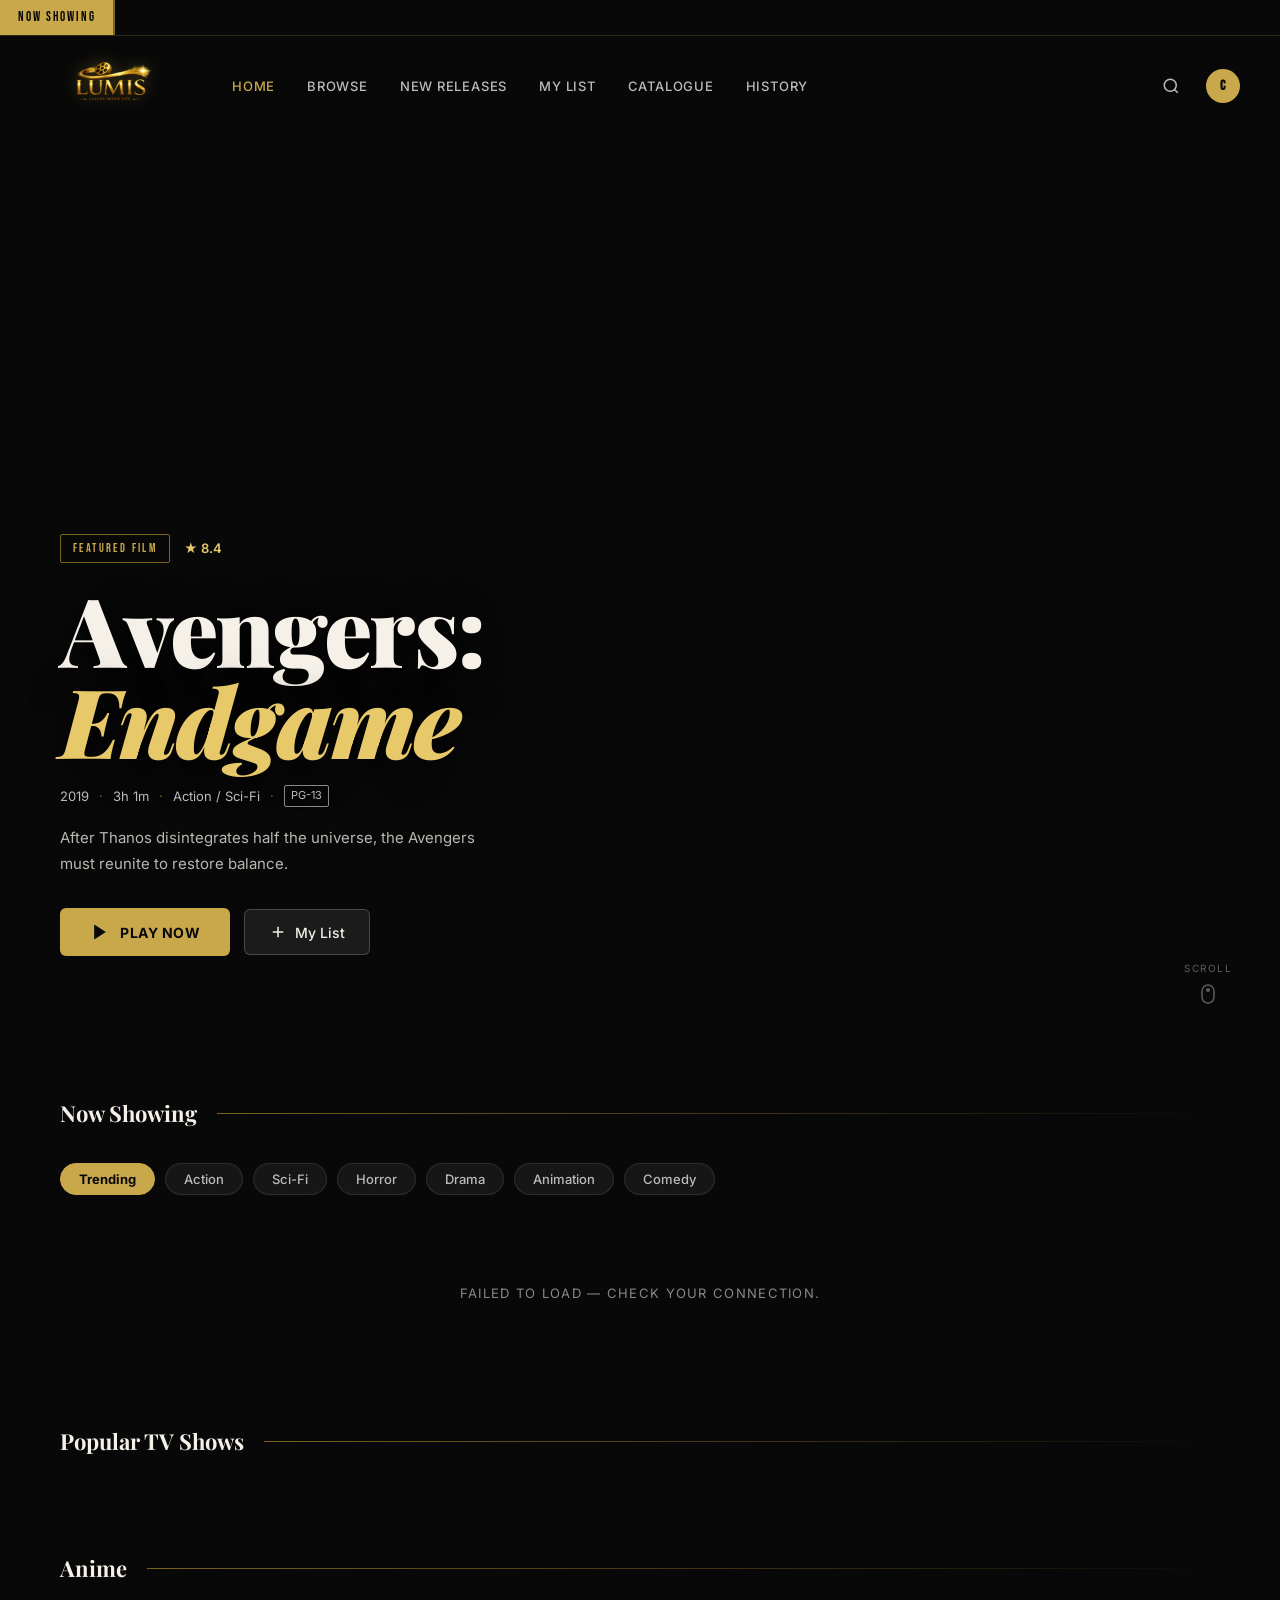
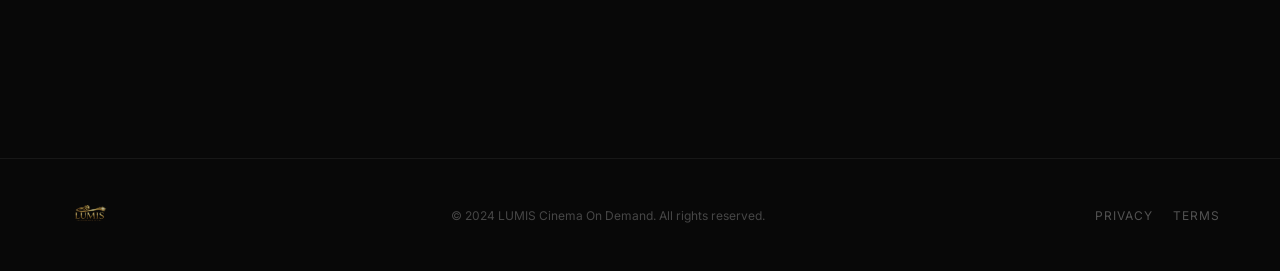
<file: index.html>
<!DOCTYPE html>
<html lang="en">
<head>
  <meta charset="UTF-8" />
  <meta name="viewport" content="width=device-width, initial-scale=1.0" />
  <title>LUMIS — Cinema On Demand</title>
  <meta name="description" content="LUMIS is a luxury movie streaming site. Browse trending movies and TV shows, watch with multiple servers, and keep track of your history." />
  <meta name="robots" content="index, follow" />
  <meta property="og:site_name" content="LUMIS" />
  <meta property="og:type" content="website" />
  <meta property="og:url" content="https://cameroncodesstuff.github.io/lumis/" />
  <meta property="og:title" content="LUMIS — Cinema On Demand" />
  <meta property="og:description" content="LUMIS is a luxury movie streaming site. Browse trending movies and TV shows, watch with multiple servers, and keep track of your history." />
  <meta property="og:image" content="https://cameroncodesstuff.github.io/lumis/images/logo.png" />
  <meta name="twitter:card" content="summary_large_image" />
  <meta name="twitter:title" content="LUMIS — Cinema On Demand" />
  <meta name="twitter:description" content="LUMIS is a luxury movie streaming site. Browse trending movies and TV shows, watch with multiple servers, and keep track of your history." />
  <meta name="twitter:image" content="https://cameroncodesstuff.github.io/lumis/images/logo.png" />
  <link rel="canonical" href="https://cameroncodesstuff.github.io/lumis/" />
  <meta name="view-transition" content="same-origin" />
  <link rel="manifest" href="manifest.json" />
  <meta name="theme-color" content="#080808" />
  <meta name="apple-mobile-web-app-capable" content="yes" />
  <meta name="apple-mobile-web-app-status-bar-style" content="black-translucent" />
  <meta name="apple-mobile-web-app-title" content="LUMIS" />
  <link rel="apple-touch-icon" href="images/logo.png" />
  <link rel="icon" type="image/png" href="images/logo.png" />
  <link rel="stylesheet" href="style.css" />
  <link rel="preconnect" href="https://fonts.googleapis.com" />
  <link rel="preconnect" href="https://fonts.gstatic.com" crossorigin />
  <link href="https://fonts.googleapis.com/css2?family=Playfair+Display:ital,wght@0,400;0,700;0,900;1,400;1,700&family=Inter:wght@300;400;500;600&family=Bebas+Neue&display=swap" rel="stylesheet" />
</head>
<body>

  <div class="ticker-bar">
    <div class="ticker-inner">
      <span class="ticker-label">NOW SHOWING</span>
      <div class="ticker-track" id="ticker-track">
        <span id="ticker-text">★ AVENGERS: ENDGAME &nbsp;&nbsp;·&nbsp;&nbsp; ★ LOADING MORE TITLES &nbsp;&nbsp;·&nbsp;&nbsp; ★ AVENGERS: ENDGAME &nbsp;&nbsp;·&nbsp;&nbsp; ★ LOADING MORE TITLES &nbsp;&nbsp;·&nbsp;&nbsp;</span>
      </div>
    </div>
  </div>

  <nav class="nav">
    <div class="nav-logo" onclick="scrollToTop()">
      <img src="images/logo.png" alt="LUMIS" class="nav-logo-img" />
    </div>
    <ul class="nav-links" id="nav-links">
      <li><a href="#" class="active" id="nav-home" onclick="navHome(event)">Home</a></li>
      <li><a href="#" id="nav-browse" onclick="navBrowse(event)">Browse</a></li>
      <li><a href="#" id="nav-new" onclick="navNewReleases(event)">New Releases</a></li>
      <li><a href="#" id="nav-mylist" onclick="navMyList(event)">My List</a></li>
      <li><a href="catalogue.html">Catalogue</a></li>
      <li><a href="history.html">History</a></li>
    </ul>
    <div class="nav-right">
      <button class="btn-search" aria-label="Search" onclick="toggleSearch()">
        <svg width="18" height="18" viewBox="0 0 24 24" fill="none" stroke="currentColor" stroke-width="2"><circle cx="11" cy="11" r="8"/><line x1="21" y1="21" x2="16.65" y2="16.65"/></svg>
      </button>
      <div class="avatar" onclick="toggleMyListPanel()">C</div>
      <button class="hamburger" id="hamburger" aria-label="Menu" onclick="toggleMobileMenu()">
        <span></span><span></span><span></span>
      </button>
    </div>
  </nav>
  <div class="mobile-menu" id="mobile-menu">
    <a href="#" onclick="navHome(event);closeMobileMenu()">Home</a>
    <a href="#" onclick="navBrowse(event);closeMobileMenu()">Browse</a>
    <a href="#" onclick="navNewReleases(event);closeMobileMenu()">New Releases</a>
    <a href="#" onclick="navMyList(event);closeMobileMenu()">My List</a>
    <a href="catalogue.html">Catalogue</a>
    <a href="history.html">History</a>
  </div>
  <div class="mobile-menu-overlay" id="mobile-menu-overlay" onclick="closeMobileMenu()"></div>

  <div class="search-bar-wrap" id="search-bar-wrap">
    <input type="text" class="search-input" id="search-input" placeholder="Search movies…" oninput="onSearchInput(this.value)" />
    <button class="search-close" onclick="closeSearch()">✕</button>
  </div>

  <section class="hero" id="hero">
    <!-- Rotating backdrops -->
    <div class="hero-slides" id="hero-slides"></div>
    <div class="hero-scanlines"></div>
    <div class="hero-gradient"></div>

    <!-- Content (updated per slide) -->
    <div class="hero-content" id="hero-content">
      <div class="hero-eyebrow">
        <span class="tag-featured">FEATURED FILM</span>
        <span class="tag-rating" id="hero-rating">★ 8.4</span>
      </div>
      <h1 class="hero-title" id="hero-title">Avengers:<br /><em>Endgame</em></h1>
      <div class="hero-meta">
        <span id="hero-year">2019</span>
        <span class="dot">·</span>
        <span id="hero-runtime">3h 1m</span>
        <span class="dot">·</span>
        <span id="hero-genre">Action / Sci-Fi</span>
        <span class="dot">·</span>
        <span class="age-badge">PG-13</span>
      </div>
      <p class="hero-synopsis" id="hero-synopsis">After the devastating events of Infinity War, the universe is in ruins. The Avengers assemble once more to restore balance — whatever it takes.</p>
      <div class="hero-actions">
        <button class="btn-primary" id="hero-play-btn" onclick="playFeatured()">
          <svg width="20" height="20" viewBox="0 0 24 24" fill="currentColor"><polygon points="5,3 19,12 5,21"/></svg>
          Play Now
        </button>
        <button class="btn-secondary" id="hero-watchlist-btn" onclick="toggleWatchlist(this)">
          <svg width="18" height="18" viewBox="0 0 24 24" fill="none" stroke="currentColor" stroke-width="2"><line x1="12" y1="5" x2="12" y2="19"/><line x1="5" y1="12" x2="19" y2="12"/></svg>
          <span>My List</span>
        </button>
      </div>
    </div>

    <!-- Dot indicators -->
    <div class="hero-dots" id="hero-dots"></div>

    <div class="hero-scroll-hint">
      <span>Scroll</span>
      <svg width="14" height="20" viewBox="0 0 14 20" fill="none"><rect x="1" y="1" width="12" height="18" rx="6" stroke="currentColor" stroke-width="1.5"/><circle cx="7" cy="6" r="2" fill="currentColor" class="scroll-dot"/></svg>
    </div>
  </section>

  <main class="main">

    <!-- CONTINUE WATCHING -->
    <section class="section" id="continue-watching-section" style="display:none;">
      <div class="section-header">
        <h2 class="section-title">Continue Watching</h2>
        <div class="section-line"></div>
      </div>
      <div class="movies-grid continue-watching-grid" id="continue-watching-grid"></div>
    </section>

    <!-- TRENDING / SEARCH SECTION -->
    <section class="section" id="movies-section">
      <div class="section-header">
        <h2 class="section-title" id="section-title">Now Showing</h2>
        <div class="section-line"></div>
      </div>
      <div class="genre-pills" id="genre-pills">
        <button class="genre-pill active" data-genre="" onclick="switchGenre(this, '', 'Trending')">Trending</button>
        <button class="genre-pill" data-genre="28" onclick="switchGenre(this, '28', 'Action')">Action</button>
        <button class="genre-pill" data-genre="878" onclick="switchGenre(this, '878', 'Sci-Fi')">Sci-Fi</button>
        <button class="genre-pill" data-genre="27" onclick="switchGenre(this, '27', 'Horror')">Horror</button>
        <button class="genre-pill" data-genre="18" onclick="switchGenre(this, '18', 'Drama')">Drama</button>
        <button class="genre-pill" data-genre="16" onclick="switchGenre(this, '16', 'Animation')">Animation</button>
        <button class="genre-pill" data-genre="35" onclick="switchGenre(this, '35', 'Comedy')">Comedy</button>
      </div>
      <div class="movies-grid" id="movies-grid">
        <div class="grid-loading" id="grid-loading">
          <div class="loading-spinner"></div>
          <span>Loading titles…</span>
        </div>
      </div>
      <div class="no-results" id="no-results" style="display:none;">No movies found.</div>
      <button class="load-more-btn" id="load-more-btn" style="display:none;" onclick="loadMoreMovies()">Load More</button>
    </section>

    <!-- POPULAR TV SHOWS -->
    <section class="section" id="tv-section">
      <div class="section-header">
        <h2 class="section-title">Popular TV Shows</h2>
        <div class="section-line"></div>
      </div>
      <div class="movies-grid" id="tv-grid">
        <div class="grid-loading">
          <div class="loading-spinner"></div>
          <span>Loading titles…</span>
        </div>
      </div>
    </section>

    <!-- ANIME -->
    <section class="section" id="anime-section">
      <div class="section-header">
        <h2 class="section-title">Anime</h2>
        <div class="section-line"></div>
      </div>
      <div class="movies-grid" id="anime-grid">
        <div class="grid-loading">
          <div class="loading-spinner"></div>
          <span>Loading titles…</span>
        </div>
      </div>
    </section>

  </main>

  <footer class="footer">
    <div class="footer-logo-wrap">
      <img src="images/logo.png" alt="LUMIS" class="footer-logo-img" />
    </div>
    <p class="footer-copy">© 2024 LUMIS Cinema On Demand. All rights reserved.</p>
    <div class="footer-links">
      <a href="privacy.html">Privacy</a>
      <a href="terms.html">Terms</a>
    </div>
  </footer>

  <div class="modal" id="player-modal" aria-hidden="true">
    <div class="modal-backdrop" onclick="closeMovie()"></div>
    <div class="modal-container">
      <div class="modal-header" id="modal-header">
        <span class="modal-title" id="modal-title"></span>
        <div class="modal-controls">
          <label class="proxy-toggle">
            <input type="checkbox" id="proxy-checkbox" onchange="onProxyToggle()" />
            <span class="proxy-box"></span>
            <span class="proxy-label">Proxy</span>
          </label>
          <div id="server-btns" style="display:flex;gap:8px;"></div>
        </div>
        <button class="modal-close" onclick="closeMovie()">✕</button>
      </div>
      <div class="modal-player">
        <iframe id="movie-frame" src="" allowfullscreen allow="autoplay; encrypted-media; fullscreen" sandbox="allow-scripts allow-same-origin allow-forms allow-presentation"></iframe>
      </div>
    </div>
  </div>

  <div class="mylist-panel" id="mylist-panel">
    <div class="mylist-header">
      <span>My List</span>
      <button onclick="toggleMyListPanel()">✕</button>
    </div>
    <ul class="mylist-items" id="mylist-items"></ul>
    <p class="mylist-empty" id="mylist-empty">Your list is empty.</p>
  </div>
  <div class="mylist-overlay" id="mylist-overlay" onclick="toggleMyListPanel()"></div>

  <script src="main.js?v=4"></script>
  <script>
    if ('serviceWorker' in navigator) {
      navigator.serviceWorker.register('sw.js');
    }
  </script>
</body>
</html>
</file>
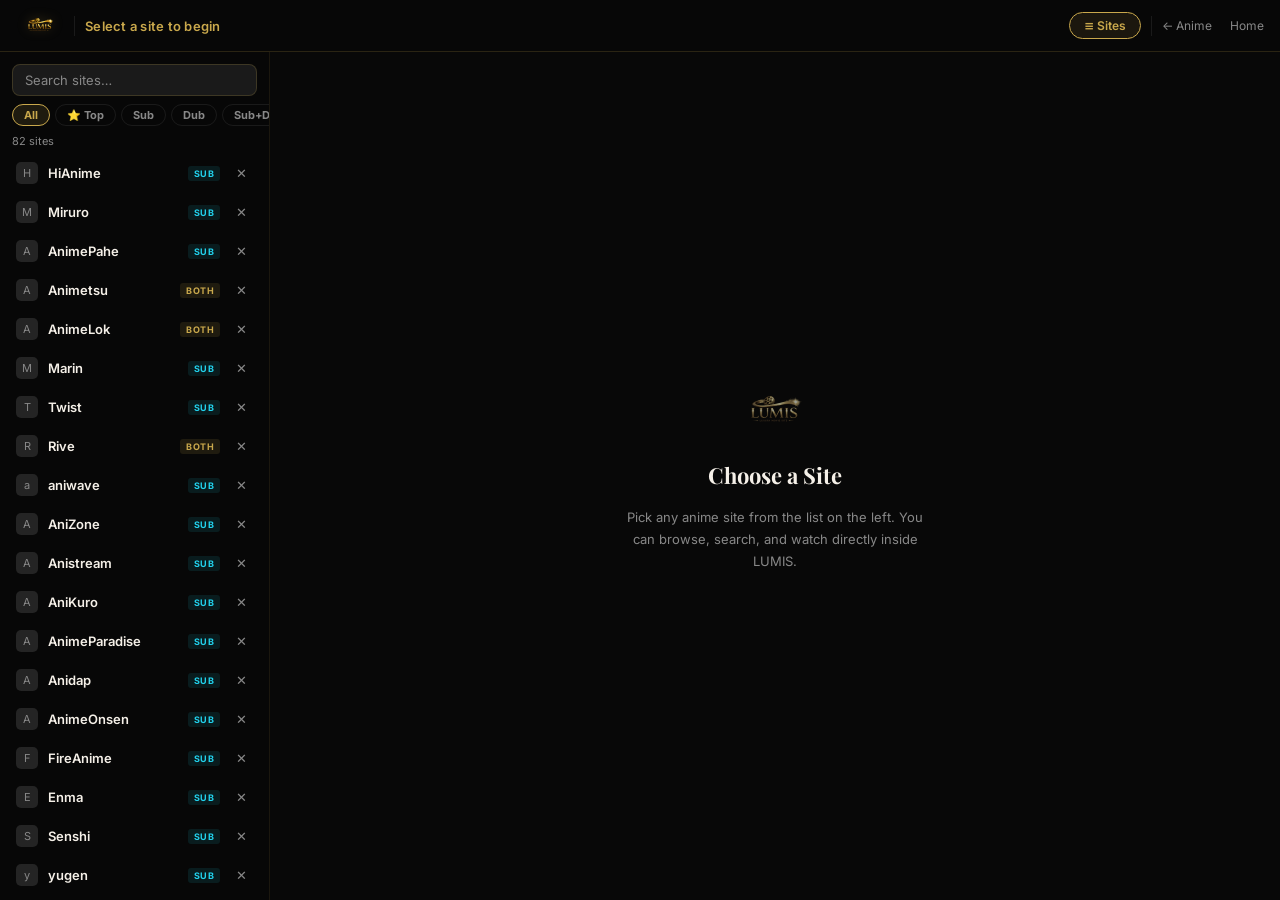
<file: anime-browse.html>
<!DOCTYPE html>
<html lang="en">
<head>
  <meta charset="UTF-8" />
  <meta name="viewport" content="width=device-width, initial-scale=1.0" />
  <title>Browse Anime — LUMIS</title>
  <link rel="icon" type="image/png" href="images/logo.png" />
  <link rel="manifest" href="manifest.json" />
  <meta name="theme-color" content="#080808" />
  <link rel="preconnect" href="https://fonts.googleapis.com" />
  <link rel="preconnect" href="https://fonts.gstatic.com" crossorigin />
  <link href="https://fonts.googleapis.com/css2?family=Playfair+Display:ital,wght@0,400;0,700;0,900&family=Inter:wght@300;400;500;600&family=Bebas+Neue&display=swap" rel="stylesheet" />
  <style>
    *, *::before, *::after { box-sizing: border-box; margin: 0; padding: 0; }

    :root {
      --gold:      #C9A84C;
      --gold-dim:  #7A621C;
      --gold-lt:   #E8C96A;
      --black:     #080808;
      --black-2:   #111111;
      --black-3:   #1A1A1A;
      --black-4:   #242424;
      --grey:      #888;
      --grey-lt:   #BBB;
      --white:     #F5F0E8;
      --font-body: 'Inter', system-ui, sans-serif;
      --font-caps: 'Bebas Neue', sans-serif;
      --t:         0.2s ease;
    }

    html, body { height: 100%; overflow: hidden; background: var(--black); color: var(--white); font-family: var(--font-body); }

    /* ── Top bar ── */
    .top-bar {
      position: fixed; top: 0; left: 0; right: 0; z-index: 900;
      height: 52px;
      background: rgba(8,8,8,0.98); backdrop-filter: blur(20px);
      border-bottom: 1px solid rgba(201,168,76,0.18);
      display: flex; align-items: center; gap: 10px; padding: 0 16px;
    }

    .top-logo {
      display: flex; align-items: center; gap: 8px;
      text-decoration: none; flex-shrink: 0;
    }
    .top-logo img { height: 32px; width: auto; object-fit: contain; filter: drop-shadow(0 0 6px rgba(201,168,76,0.3)); }

    .top-sep { width: 1px; height: 20px; background: rgba(255,255,255,0.08); flex-shrink: 0; }

    .top-site-name {
      font-size: 13px; font-weight: 600; color: var(--gold);
      white-space: nowrap; overflow: hidden; text-overflow: ellipsis; flex: 1;
      letter-spacing: 0.02em;
    }

    .top-btn {
      padding: 5px 14px; border-radius: 100px; font-size: 12px; font-weight: 600;
      border: 1px solid rgba(255,255,255,0.12); background: none;
      color: var(--grey); cursor: pointer; transition: all var(--t); flex-shrink: 0;
      font-family: var(--font-body);
    }
    .top-btn:hover { border-color: var(--gold-dim); color: var(--gold-lt); }
    .top-btn.active { background: rgba(201,168,76,0.1); border-color: var(--gold); color: var(--gold); }

    .top-link {
      font-size: 12px; color: var(--grey); text-decoration: none; flex-shrink: 0;
      transition: color var(--t);
    }
    .top-link:hover { color: var(--gold); }

    /* ── Layout ── */
    .layout { position: fixed; top: 52px; left: 0; right: 0; bottom: 0; display: flex; }

    /* ── Side panel ── */
    .side-panel {
      width: 270px; flex-shrink: 0;
      background: rgba(8,8,8,0.99);
      border-right: 1px solid rgba(201,168,76,0.1);
      display: flex; flex-direction: column;
      transition: width 0.25s ease, opacity 0.25s ease;
      overflow: hidden;
    }
    .side-panel.collapsed { width: 0; opacity: 0; }

    .panel-search-wrap { padding: 12px 12px 8px; flex-shrink: 0; }
    .panel-search {
      width: 100%; background: var(--black-3);
      border: 1px solid rgba(201,168,76,0.2); border-radius: 8px;
      padding: 7px 12px; color: var(--white); font-size: 13px;
      outline: none; transition: border-color var(--t); font-family: var(--font-body);
    }
    .panel-search:focus { border-color: var(--gold); }
    .panel-search::placeholder { color: var(--grey); }

    .cat-row {
      display: flex; gap: 5px; padding: 0 12px 8px;
      overflow-x: auto; scrollbar-width: none; flex-shrink: 0;
    }
    .cat-row::-webkit-scrollbar { display: none; }
    .cat-pill {
      flex-shrink: 0; padding: 3px 11px; border-radius: 100px;
      font-size: 11px; font-weight: 700; cursor: pointer;
      border: 1px solid rgba(255,255,255,0.08); background: transparent;
      color: var(--grey); transition: all var(--t); font-family: var(--font-body);
    }
    .cat-pill:hover { border-color: var(--gold-dim); color: var(--gold-lt); }
    .cat-pill.active { background: rgba(201,168,76,0.12); border-color: var(--gold); color: var(--gold); }

    .site-count { font-size: 11px; color: var(--grey); padding: 0 12px 6px; flex-shrink: 0; }

    .site-list {
      flex: 1; overflow-y: auto; padding: 0 6px 12px;
      scrollbar-width: thin; scrollbar-color: var(--black-4) transparent;
    }

    .site-card {
      display: flex; align-items: center; gap: 10px;
      padding: 8px 10px; border-radius: 8px; cursor: pointer;
      transition: background var(--t); margin-bottom: 1px;
    }
    .site-card:hover { background: var(--black-3); }
    .site-card.active { background: rgba(201,168,76,0.08); border-left: 2px solid var(--gold); padding-left: 8px; }

    .site-favicon {
      width: 22px; height: 22px; border-radius: 5px; flex-shrink: 0;
      background: var(--black-4); overflow: hidden;
      display: flex; align-items: center; justify-content: center;
      font-size: 11px; color: var(--grey);
    }
    .site-favicon img { width: 100%; height: 100%; object-fit: cover; border-radius: 4px; }

    .site-info { flex: 1; min-width: 0; }
    .site-name {
      font-size: 13px; font-weight: 600; color: var(--white);
      white-space: nowrap; overflow: hidden; text-overflow: ellipsis;
    }
    .site-card.active .site-name { color: var(--gold); }

    .site-tag {
      font-size: 9px; font-weight: 700; padding: 2px 6px;
      border-radius: 3px; text-transform: uppercase; letter-spacing: 0.05em; flex-shrink: 0;
    }
    .tag-sub      { background: rgba(34,211,238,.1);  color: #22d3ee; }
    .tag-dub      { background: rgba(251,146,60,.1);  color: #fb923c; }
    .tag-both     { background: rgba(201,168,76,.12); color: var(--gold); }
    .tag-official { background: rgba(74,222,128,.1);  color: #4ade80; }
    .tag-manga    { background: rgba(244,114,182,.1); color: #f472b6; }

    .site-remove {
      margin-left: auto; background: none; border: none; color: var(--grey);
      font-size: 13px; cursor: pointer; padding: 3px 6px; border-radius: 5px;
      transition: all 0.15s; flex-shrink: 0; line-height: 1;
    }
    .site-remove:hover { color: #f87171; background: rgba(248,113,113,0.1); }
    .site-restore {
      margin-left: auto; background: none; border: none; color: var(--gold);
      font-size: 12px; cursor: pointer; padding: 2px 6px; border-radius: 5px;
      font-weight: 600; transition: background 0.15s; flex-shrink: 0;
      font-family: var(--font-body);
    }
    .site-restore:hover { background: rgba(201,168,76,0.12); }

    .hidden-bar {
      display: flex; align-items: center; justify-content: space-between;
      padding: 4px 12px 6px; font-size: 11px;
    }
    .hidden-bar-count { color: var(--grey); cursor: pointer; transition: color var(--t); }
    .hidden-bar-count:hover, .hidden-bar-count.active { color: var(--gold); }
    .hidden-bar-reset {
      background: none; border: none; color: var(--grey); font-size: 11px;
      cursor: pointer; padding: 0; transition: color var(--t); font-family: var(--font-body);
    }
    .hidden-bar-reset:hover { color: #f87171; }

    .site-card.is-hidden { opacity: 0.45; }
    .site-card.is-hidden .site-name { text-decoration: line-through; }

    .no-sites { text-align: center; padding: 28px 12px; color: var(--grey); font-size: 13px; }

    /* ── iframe ── */
    .frame-wrap { flex: 1; position: relative; }
    .main-frame { position: absolute; inset: 0; width: 100%; height: 100%; border: none; }

    /* ── Empty state ── */
    .frame-empty {
      position: absolute; inset: 0;
      display: flex; flex-direction: column; align-items: center; justify-content: center;
      gap: 16px; color: var(--grey); text-align: center; padding: 24px;
      background: var(--black);
    }
    .frame-empty img { height: 64px; opacity: 0.6; filter: grayscale(0.5); }
    .frame-empty h2 { font-family: 'Playfair Display', serif; font-size: 22px; color: var(--white); }
    .frame-empty p { font-size: 13px; line-height: 1.7; max-width: 320px; }

    /* ── Toast ── */
    .toast {
      position: fixed; bottom: 24px; left: 50%;
      transform: translateX(-50%);
      background: var(--black-2); color: var(--white);
      border: 1px solid rgba(201,168,76,0.25); border-radius: 8px;
      padding: 10px 20px; font-size: 13px; z-index: 9999;
      animation: toast-in 0.25s ease;
    }
    @keyframes toast-in { from { opacity:0; transform:translateX(-50%) translateY(8px); } to { opacity:1; transform:translateX(-50%) translateY(0); } }
  </style>
</head>
<body>

<!-- Top bar -->
<div class="top-bar">
  <a href="anime-home.html" class="top-logo">
    <img src="images/logo.png" alt="LUMIS" />
  </a>
  <div class="top-sep"></div>
  <span class="top-site-name" id="topSiteName">Select a site to begin</span>
  <button class="top-btn active" id="toggleBtn" onclick="togglePanel()">≡ Sites</button>
  <div class="top-sep"></div>
  <a href="anime-home.html" class="top-link">← Anime</a>
  <a href="index.html" class="top-link" style="margin-left:8px">Home</a>
</div>

<div class="layout">
  <!-- Side panel -->
  <div class="side-panel" id="sidePanel">
    <div class="panel-search-wrap">
      <input class="panel-search" id="siteSearch" placeholder="Search sites…" autocomplete="off" />
    </div>
    <div class="cat-row" id="catRow"></div>
    <div class="site-count" id="siteCount"></div>
    <div class="hidden-bar" id="hiddenBar" style="display:none">
      <span class="hidden-bar-count" id="hiddenCount" onclick="toggleShowHidden()"></span>
      <button class="hidden-bar-reset" onclick="restoreAll()">Restore all</button>
    </div>
    <div class="site-list" id="siteList"></div>
  </div>

  <!-- iframe -->
  <div class="frame-wrap">
    <div class="frame-empty" id="frameEmpty">
      <img src="images/logo.png" alt="LUMIS" />
      <h2>Choose a Site</h2>
      <p>Pick any anime site from the list on the left. You can browse, search, and watch directly inside LUMIS.</p>
    </div>
    <iframe class="main-frame" id="frame" src="" allowfullscreen
      allow="autoplay; fullscreen; picture-in-picture; encrypted-media; clipboard-write"></iframe>
  </div>
</div>

<script>
let SITES = [
  { name:'HiAnime',        url:'https://hianime.to/',                  tag:'sub',      top:true },
  { name:'Miruro',         url:'https://www.miruro.tv/',               tag:'sub',      top:true },
  { name:'AnimePahe',      url:'https://animepahe.ru/',                tag:'sub',      top:true },
  { name:'Animetsu',       url:'https://animetsu.cc/home',             tag:'both',     top:true },
  { name:'AnimeLok',       url:'https://animelok.online/home',         tag:'both',     top:true },
  { name:'Marin',          url:'https://marin.moe/',                   tag:'sub',      top:true },
  { name:'Twist',          url:'https://twist.moe/',                   tag:'sub',      top:true },
  { name:'Rive',           url:'https://www.rivestream.app/',          tag:'both',     top:true },
  { name:'aniwave',        url:'https://aniwave.to/home',              tag:'sub' },
  { name:'AniZone',        url:'https://anizone.to/',                  tag:'sub' },
  { name:'Anistream',      url:'https://anistream.one/',               tag:'sub' },
  { name:'AniKuro',        url:'https://anikuro.to/',                  tag:'sub' },
  { name:'AnimeParadise',  url:'https://www.animeparadise.moe/',       tag:'sub' },
  { name:'Anidap',         url:'https://anidap.se/',                   tag:'sub' },
  { name:'AnimeOnsen',     url:'https://animeonsen.xyz/',              tag:'sub' },
  { name:'FireAnime',      url:'https://fireani.me/',                  tag:'sub' },
  { name:'Enma',           url:'https://www.enma.lol/',                tag:'sub' },
  { name:'Senshi',         url:'https://senshi.live/',                 tag:'sub' },
  { name:'yugen',          url:'https://yugen.to/',                    tag:'sub' },
  { name:'1anime',         url:'https://1ani.me/',                     tag:'sub' },
  { name:'KickAssAnime',   url:'https://kickassanime.mx/',             tag:'sub' },
  { name:'Tenshi',         url:'https://tenshi.moe/',                  tag:'sub' },
  { name:'AnimeSuge',      url:'https://animesuge.to/',                tag:'sub' },
  { name:'AnimeGlare',     url:'https://animeglare.xyz/',              tag:'sub' },
  { name:'AnimeVibe',      url:'https://animevibe.to/',                tag:'sub' },
  { name:'AnimeKami',      url:'https://animekami.to/',                tag:'sub' },
  { name:'AnimeRam',       url:'https://www.animeram.cc/',             tag:'sub' },
  { name:'AnimeSilo',      url:'https://animesilo.cc/',                tag:'sub' },
  { name:'AnimeNoSub',     url:'https://animenosub.to/',               tag:'sub' },
  { name:'Kiroku',         url:'https://kiroku.my/',                   tag:'sub' },
  { name:'ReAnime',        url:'https://reanime.to/',                  tag:'sub' },
  { name:'AnimeXin',       url:'https://animexin.dev/',                tag:'sub' },
  { name:'AnimeOwl',       url:'https://animeowl.live/',               tag:'sub' },
  { name:'AnimeHub',       url:'https://animehub.ac/',                 tag:'sub' },
  { name:'AnimeRealms',    url:'https://www.animerealms.org/',         tag:'sub' },
  { name:'Lunar',          url:'https://lunaranime.ru/',               tag:'sub' },
  { name:'JustAnime',      url:'https://justanime.to/',                tag:'sub' },
  { name:'AniPlay',        url:'https://aniplay.to/',                  tag:'sub' },
  { name:'AnimeKhor',      url:'https://animekhor.org/',               tag:'sub' },
  { name:'MyAnime',        url:'https://myanime.live/',                tag:'sub' },
  { name:'Yomi',           url:'https://yomi.to/',                     tag:'sub' },
  { name:'AnimeDAO',       url:'https://animedao.to/',                 tag:'sub' },
  { name:'AnimeHub.io',    url:'https://animehub.io/',                 tag:'sub' },
  { name:'GenoAnime',      url:'https://genoanime.com/',               tag:'sub' },
  { name:'AnimeFever',     url:'https://animefever.cc/',               tag:'sub' },
  { name:'AnimeSaturn',    url:'https://animesaturn.cx/',              tag:'sub' },
  { name:'Animes.Vision',  url:'https://animes.vision/',               tag:'sub' },
  { name:'OtakuStream',    url:'https://otakustream.com/',             tag:'sub' },
  { name:'AniDoor',        url:'https://anidoor.me/',                  tag:'sub' },
  { name:'Anoboye',        url:'https://anoboye.com/',                 tag:'sub' },
  { name:'LuciferDonghua', url:'https://luciferdonghua.in/',           tag:'sub' },
  { name:'KayoAnime',      url:'https://kayoanime.com/',               tag:'sub' },
  { name:'GogoAnimes',     url:'https://gogoanimes.fi/',               tag:'sub' },
  { name:'GogoAnime',      url:'https://gogoanime.by/',                tag:'sub' },
  { name:'9Anime',         url:'https://9anime.pl/',                   tag:'sub' },
  { name:'AniHQ',          url:'https://anihq.to/',                    tag:'sub' },
  { name:'CKSub',          url:'https://cksub.org/',                   tag:'sub' },
  { name:'KissAnime',      url:'https://kissanime.com.ru/',            tag:'sub' },
  { name:'WCOStream',      url:'https://wcostream.cc/',                tag:'sub' },
  { name:'AnimeRush',      url:'https://animerush.tv/',                tag:'sub' },
  { name:'AnimeFreak',     url:'https://animefreak.tv/',               tag:'sub' },
  { name:'LMAnime',        url:'https://lmanime.com/',                 tag:'sub' },
  { name:'aniwave.live',   url:'https://aniwave.live/',                tag:'sub' },
  { name:'AnimeFlix',      url:'https://animeflix.io/',                tag:'sub' },
  { name:'VoirAnime',      url:'https://voiranime.com/',               tag:'sub' },
  { name:'BestDubAnime',   url:'https://bestdubbedanime.com/',         tag:'dub' },
  { name:'DubbedAnime',    url:'https://dubbedanime.net/',             tag:'dub' },
  { name:'AnimeFLV',       url:'https://animeflv.net/',                tag:'both' },
  { name:'AnimeLatino',    url:'https://animelatino.net/',             tag:'both' },
  { name:'JKAnime',        url:'https://jkanime.net/',                 tag:'both' },
  { name:'KawaiiAnime',    url:'https://kawaii-anime.com/',            tag:'both' },
  { name:'AnimeLand',      url:'https://w7.animeland.tv/',             tag:'both' },
  { name:'Crunchyroll',    url:'https://www.crunchyroll.com/',         tag:'official' },
  { name:'Funimation',     url:'https://www.funimation.com/',          tag:'official' },
  { name:'HiDive',         url:'https://www.hidive.com/',              tag:'official' },
  { name:'Bilibili Anime', url:'https://www.bilibili.tv/',             tag:'official' },
  { name:'Netflix Anime',  url:'https://www.netflix.com/browse/genre/7424', tag:'official' },
  { name:'MangaDex',       url:'https://mangadex.org/',                tag:'manga' },
  { name:'MangaPlus',      url:'https://mangaplus.shueisha.co.jp/',    tag:'manga' },
  { name:'MangaReader',    url:'https://mangareader.to/',              tag:'manga' },
  { name:'MangaFire',      url:'https://mangafire.to/',                tag:'manga' },
  { name:'Bato.to',        url:'https://bato.to/',                     tag:'manga' },
];

const CATS = [
  { id:'all',      label:'All'      },
  { id:'top',      label:'⭐ Top'   },
  { id:'sub',      label:'Sub'      },
  { id:'dub',      label:'Dub'      },
  { id:'both',     label:'Sub+Dub'  },
  { id:'official', label:'Official' },
  { id:'manga',    label:'Manga'    },
];

const TAG_CLASS = { sub:'tag-sub', dub:'tag-dub', both:'tag-both', official:'tag-official', manga:'tag-manga' };

let curCat     = 'all';
let curSearch  = '';
let curIdx     = -1;
let panelOpen  = true;
let showHidden = false;

const hidden = new Set(JSON.parse(localStorage.getItem('lumis_browse_hidden') || '[]'));
function saveHidden() { localStorage.setItem('lumis_browse_hidden', JSON.stringify([...hidden])); }

function hideSite(name) {
  hidden.add(name); saveHidden(); renderList();
  const t = document.createElement('div');
  t.className = 'toast';
  t.innerHTML = `${name} hidden &nbsp;<span style="color:var(--gold);cursor:pointer;font-weight:700" id="undoBtn">Undo</span>`;
  document.body.appendChild(t);
  const undo = t.querySelector('#undoBtn');
  const timer = setTimeout(() => t.remove(), 4000);
  undo.addEventListener('click', () => { clearTimeout(timer); t.remove(); hidden.delete(name); saveHidden(); renderList(); });
}
function restoreSite(name)  { hidden.delete(name); saveHidden(); renderList(); }
function restoreAll()       { hidden.clear(); saveHidden(); showHidden = false; renderList(); }
function toggleShowHidden() {
  showHidden = !showHidden;
  document.getElementById('hiddenCount').classList.toggle('active', showHidden);
  renderList();
}
function updateHiddenBar() {
  const bar = document.getElementById('hiddenBar');
  const count = document.getElementById('hiddenCount');
  if (hidden.size === 0) { bar.style.display = 'none'; showHidden = false; }
  else { bar.style.display = 'flex'; count.textContent = `${showHidden?'▾':'▸'} Hidden (${hidden.size})`; count.classList.toggle('active', showHidden); }
}

const frame       = document.getElementById('frame');
const siteList    = document.getElementById('siteList');
const siteCount   = document.getElementById('siteCount');
const siteSearch  = document.getElementById('siteSearch');
const topSiteName = document.getElementById('topSiteName');
const frameEmpty  = document.getElementById('frameEmpty');

// Category pills
const catRow = document.getElementById('catRow');
CATS.forEach(c => {
  const btn = document.createElement('button');
  btn.className = 'cat-pill' + (c.id === curCat ? ' active' : '');
  btn.textContent = c.label;
  btn.onclick = () => {
    curCat = c.id;
    document.querySelectorAll('.cat-pill').forEach(b => b.classList.remove('active'));
    btn.classList.add('active');
    renderList();
  };
  catRow.appendChild(btn);
});

siteSearch.addEventListener('input', e => { curSearch = e.target.value.trim().toLowerCase(); renderList(); });

function renderList() {
  let items = SITES.map((s, i) => ({ ...s, idx: i }));
  if (curCat === 'top')      items = items.filter(s => s.top);
  else if (curCat !== 'all') items = items.filter(s => s.tag === curCat);
  if (curSearch)             items = items.filter(s => s.name.toLowerCase().includes(curSearch));

  const visible     = items.filter(s => !hidden.has(s.name));
  const hiddenItems = items.filter(s =>  hidden.has(s.name));
  const display     = showHidden ? hiddenItems : visible;

  siteCount.textContent = `${visible.length} site${visible.length !== 1 ? 's' : ''}`;
  updateHiddenBar();

  if (!display.length) {
    siteList.innerHTML = `<div class="no-sites">${showHidden ? 'No hidden sites here' : 'No sites found'}</div>`;
    return;
  }

  siteList.innerHTML = '';
  display.forEach(s => {
    const isHidden = hidden.has(s.name);
    const card = document.createElement('div');
    card.className = `site-card${s.idx === curIdx ? ' active' : ''}${isHidden ? ' is-hidden' : ''}`;
    card.dataset.idx = s.idx;
    const host = new URL(s.url).hostname;
    card.innerHTML = `
      <div class="site-favicon">
        <img src="https://www.google.com/s2/favicons?sz=32&domain=${host}" alt="" onerror="this.parentNode.textContent='${s.name[0]}'">
      </div>
      <div class="site-info"><div class="site-name">${s.name}</div></div>
      <span class="site-tag ${TAG_CLASS[s.tag] || 'tag-sub'}">${s.tag}</span>
      ${isHidden
        ? `<button class="site-restore" data-name="${s.name}">↺</button>`
        : `<button class="site-remove"  data-name="${s.name}">✕</button>`}`;
    siteList.appendChild(card);
  });
}

siteList.addEventListener('click', e => {
  const rmBtn  = e.target.closest('.site-remove');
  const rsBtn  = e.target.closest('.site-restore');
  const card   = e.target.closest('.site-card');
  if (rmBtn)  { hideSite(rmBtn.dataset.name); return; }
  if (rsBtn)  { restoreSite(rsBtn.dataset.name); return; }
  if (card && !card.classList.contains('is-hidden')) loadSite(parseInt(card.dataset.idx));
});

function loadSite(idx) {
  curIdx = idx;
  const s = SITES[idx];
  frame.src = s.url;
  frame.style.display = 'block';
  frameEmpty.style.display = 'none';
  topSiteName.textContent = s.name;
  document.title = `${s.name} — LUMIS`;
  document.querySelectorAll('.site-card').forEach(c => c.classList.toggle('active', parseInt(c.dataset.idx) === idx));
}

function togglePanel() {
  panelOpen = !panelOpen;
  document.getElementById('sidePanel').classList.toggle('collapsed', !panelOpen);
  document.getElementById('toggleBtn').classList.toggle('active', panelOpen);
}

// Deep link support
const searchQ = new URLSearchParams(location.search).get('q');
if (searchQ) {
  frame.src = `https://hianime.to/search?keyword=${encodeURIComponent(searchQ)}`;
  frameEmpty.style.display = 'none';
  topSiteName.textContent = `HiAnime — "${searchQ}"`;
  curIdx = 0;
}

// Fetch live site list from AnimeDB
fetch('https://ccguvycu.github.io/animedb-site/api/sites.json')
  .then(r => r.json())
  .then(data => { if (data.sites?.length) SITES = data.sites; renderList(); })
  .catch(() => {})
  .finally(() => { renderList(); });
</script>
</body>
</html>
</file>
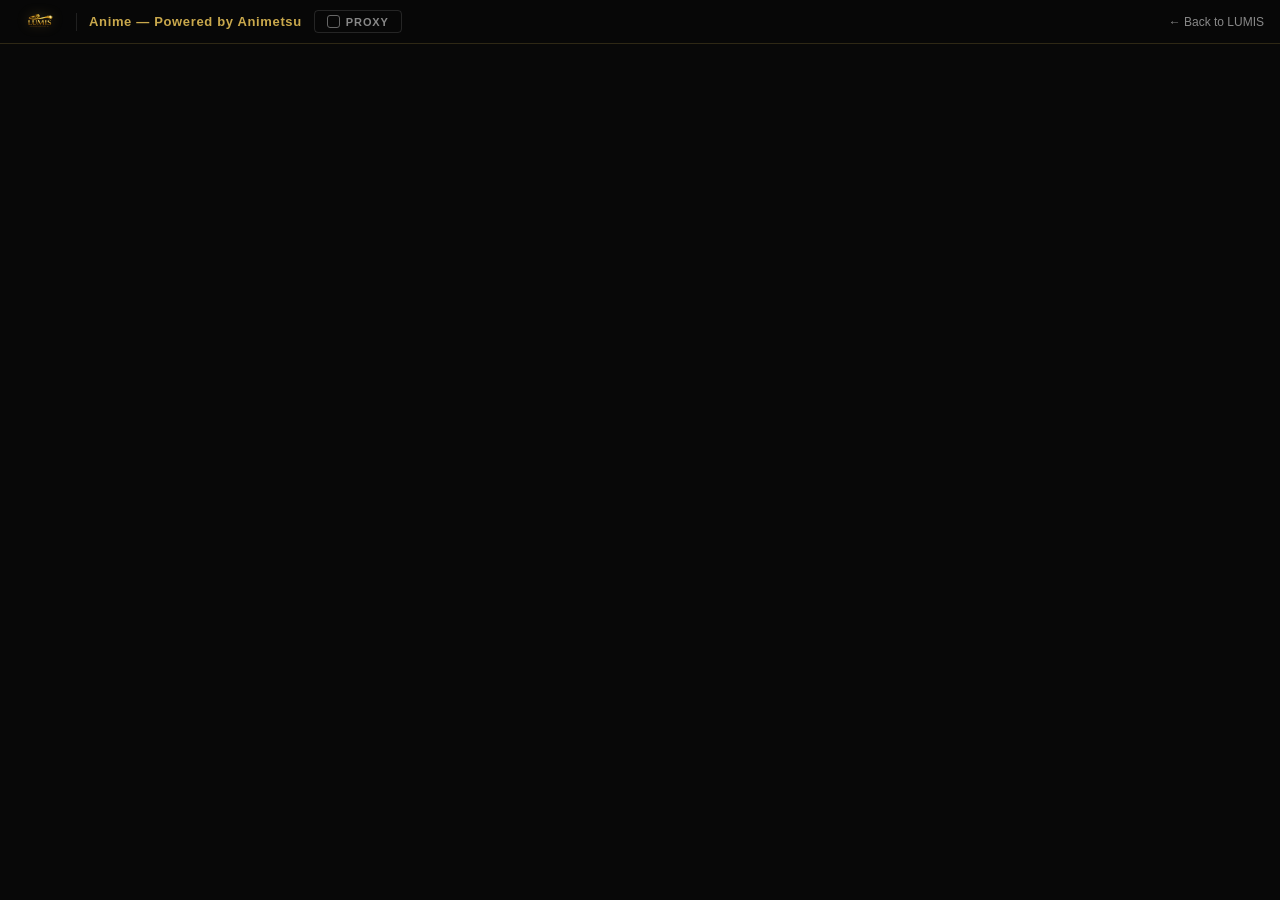
<file: anime.html>
<!DOCTYPE html>
<html lang="en">
<head>
  <meta charset="UTF-8" />
  <meta name="viewport" content="width=device-width, initial-scale=1.0" />
  <title>Anime — LUMIS</title>
  <link rel="icon" type="image/png" href="images/logo.png" />
  <style>
    *, *::before, *::after { box-sizing: border-box; margin: 0; padding: 0; }
    html, body { height: 100%; overflow: hidden; background: #080808; }

    .topbar {
      position: fixed; top: 0; left: 0; right: 0; z-index: 100;
      height: 44px;
      background: rgba(8,8,8,0.97);
      border-bottom: 1px solid rgba(201,168,76,0.2);
      display: flex; align-items: center; gap: 12px; padding: 0 16px;
    }
    .topbar a {
      display: flex; align-items: center;
      text-decoration: none;
    }
    .topbar img { height: 32px; width: auto; filter: drop-shadow(0 0 6px rgba(201,168,76,0.3)); }
    .topbar-sep { width: 1px; height: 18px; background: rgba(255,255,255,0.1); }
    .topbar-name {
      font-family: 'Segoe UI', sans-serif;
      font-size: 13px; font-weight: 600;
      color: #C9A84C; letter-spacing: 0.05em;
    }
    .topbar-home {
      font-family: 'Segoe UI', sans-serif;
      font-size: 12px; color: #888; text-decoration: none;
      transition: color 0.2s; margin-left: auto;
    }
    .topbar-home:hover { color: #C9A84C; }

    .proxy-wrap {
      display: flex; align-items: center; gap: 6px;
      padding: 4px 12px; border-radius: 4px;
      border: 1px solid rgba(255,255,255,0.12);
      cursor: pointer; user-select: none;
      transition: border-color 0.2s;
    }
    .proxy-wrap:hover { border-color: #7A621C; }
    .proxy-wrap input { display: none; }
    .proxy-box {
      width: 13px; height: 13px;
      border: 1.5px solid #666; border-radius: 3px;
      display: flex; align-items: center; justify-content: center;
      transition: all 0.2s; flex-shrink: 0;
    }
    .proxy-wrap input:checked ~ .proxy-box {
      background: #C9A84C; border-color: #C9A84C;
    }
    .proxy-wrap input:checked ~ .proxy-box::after {
      content: ''; display: block;
      width: 3px; height: 6px;
      border: 2px solid #080808;
      border-top: none; border-left: none;
      transform: rotate(45deg) translate(-1px,-1px);
    }
    .proxy-label {
      font-family: 'Segoe UI', sans-serif;
      font-size: 11px; color: #888; font-weight: 600;
      letter-spacing: 0.08em; text-transform: uppercase;
      transition: color 0.2s;
    }
    .proxy-wrap input:checked ~ .proxy-label { color: #C9A84C; }

    iframe {
      position: fixed;
      top: 44px; left: 0; right: 0; bottom: 0;
      width: 100%; height: calc(100% - 44px);
      border: none;
    }
  </style>
</head>
<body>
  <div class="topbar">
    <a href="index.html"><img src="images/logo.png" alt="LUMIS" /></a>
    <div class="topbar-sep"></div>
    <span class="topbar-name">Anime — Powered by Animetsu</span>
    <label class="proxy-wrap" title="Route through proxy">
      <input type="checkbox" id="proxy-cb" onchange="toggleProxy()" />
      <span class="proxy-box"></span>
      <span class="proxy-label">Proxy</span>
    </label>
    <a href="index.html" class="topbar-home">← Back to LUMIS</a>
  </div>
  <iframe
    id="frame"
    src="https://animetsu.cc/home"
    allow="autoplay; fullscreen; picture-in-picture; encrypted-media"
    allowfullscreen>
  </iframe>
  <script>
    const PROXY = 'https://unblockedmovies.detlaffcameron.workers.dev/';
    const DIRECT = 'https://animetsu.cc/home';

    function toggleProxy() {
      const use = document.getElementById('proxy-cb').checked;
      document.getElementById('frame').src = use
        ? PROXY + '?url=' + encodeURIComponent(DIRECT)
        : DIRECT;
    }
  </script>
</body>
</html>
</file>
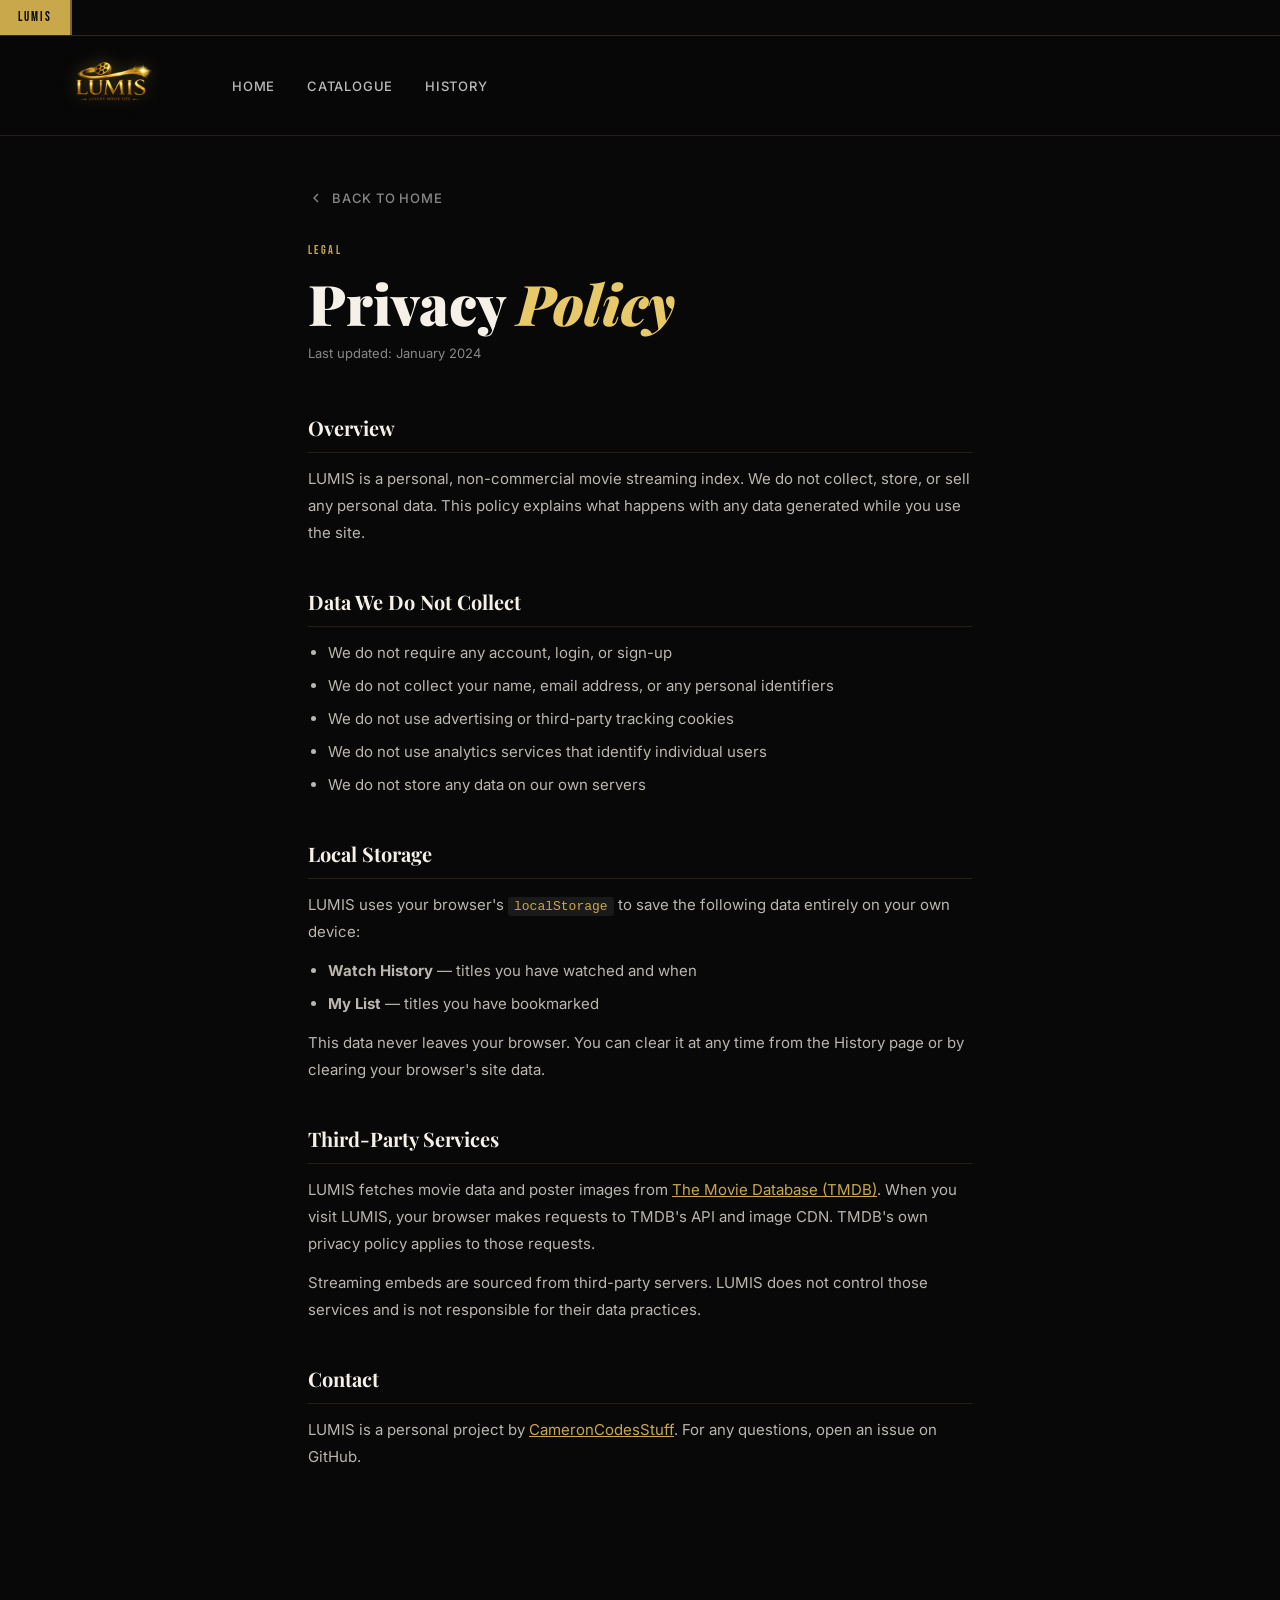
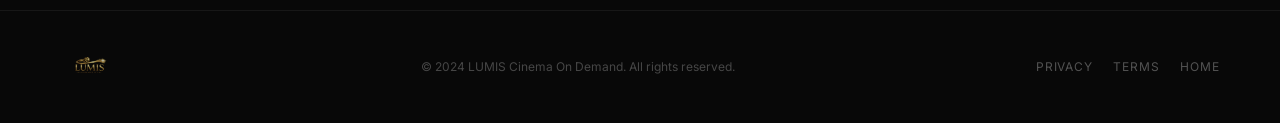
<file: privacy.html>
<!DOCTYPE html>
<html lang="en">
<head>
  <meta charset="UTF-8" />
  <meta name="viewport" content="width=device-width, initial-scale=1.0" />
  <meta name="view-transition" content="same-origin" />
  <title>Privacy Policy — LUMIS</title>
  <link rel="manifest" href="manifest.json" />
  <meta name="theme-color" content="#080808" />
  <link rel="icon" type="image/png" href="images/logo.png" />
  <link rel="stylesheet" href="style.css" />
  <link rel="preconnect" href="https://fonts.googleapis.com" />
  <link rel="preconnect" href="https://fonts.gstatic.com" crossorigin />
  <link href="https://fonts.googleapis.com/css2?family=Playfair+Display:ital,wght@0,400;0,700;0,900;1,400;1,700&family=Inter:wght@300;400;500;600&family=Bebas+Neue&display=swap" rel="stylesheet" />
  <style>
    .policy-page { padding-top: calc(var(--ticker-h) + var(--nav-h)); min-height: 100vh; }
    .policy-content { max-width: 720px; margin: 0 auto; padding: 52px 28px 100px; }
    .policy-eyebrow { font-family: var(--font-caps); font-size: 12px; letter-spacing: 0.2em; color: var(--gold); margin-bottom: 14px; }
    .policy-title { font-family: var(--font-display); font-size: clamp(36px, 5vw, 56px); font-weight: 900; color: var(--white); line-height: 1.05; margin-bottom: 10px; }
    .policy-title em { font-style: italic; color: var(--gold-light); }
    .policy-date { font-size: 13px; color: var(--grey); margin-bottom: 48px; }
    .policy-section { margin-bottom: 40px; }
    .policy-section h2 { font-family: var(--font-display); font-size: 20px; font-weight: 700; color: var(--white); margin-bottom: 12px; padding-bottom: 8px; border-bottom: 1px solid rgba(201,168,76,0.15); }
    .policy-section p { font-size: 15px; color: rgba(245,240,232,0.75); line-height: 1.8; margin-bottom: 12px; }
    .policy-section ul { padding-left: 20px; margin-bottom: 12px; }
    .policy-section ul li { font-size: 15px; color: rgba(245,240,232,0.75); line-height: 1.8; margin-bottom: 6px; }
    .policy-back { display: inline-flex; align-items: center; gap: 8px; color: var(--grey); font-size: 13px; font-weight: 500; letter-spacing: 0.06em; text-transform: uppercase; text-decoration: none; margin-bottom: 32px; transition: color 0.2s; }
    .policy-back:hover { color: var(--gold); }
  </style>
</head>
<body>

  <div class="ticker-bar">
    <div class="ticker-inner">
      <span class="ticker-label">LUMIS</span>
      <div class="ticker-track"><span>★ PRIVACY POLICY &nbsp;·&nbsp; LUMIS &nbsp;·&nbsp; ★ PRIVACY POLICY &nbsp;·&nbsp; LUMIS &nbsp;·&nbsp; ★ PRIVACY POLICY &nbsp;·&nbsp; LUMIS &nbsp;·&nbsp;</span></div>
    </div>
  </div>

  <nav class="nav scrolled">
    <div class="nav-logo" onclick="window.location='index.html'">
      <img src="images/logo.png" alt="LUMIS" class="nav-logo-img" />
    </div>
    <ul class="nav-links">
      <li><a href="index.html">Home</a></li>
      <li><a href="catalogue.html">Catalogue</a></li>
      <li><a href="history.html">History</a></li>
    </ul>
    <div class="nav-right">
      <button class="hamburger" id="hamburger" aria-label="Menu" onclick="toggleMobileMenu()">
        <span></span><span></span><span></span>
      </button>
    </div>
  </nav>
  <div class="mobile-menu" id="mobile-menu">
    <a href="index.html">Home</a>
    <a href="catalogue.html">Catalogue</a>
    <a href="history.html">History</a>
  </div>
  <div class="mobile-menu-overlay" id="mobile-menu-overlay" onclick="closeMobileMenu()"></div>

  <div class="policy-page">
    <div class="policy-content">
      <a class="policy-back" href="index.html">
        <svg width="16" height="16" viewBox="0 0 24 24" fill="none" stroke="currentColor" stroke-width="2"><polyline points="15,18 9,12 15,6"/></svg>
        Back to Home
      </a>
      <div class="policy-eyebrow">Legal</div>
      <h1 class="policy-title">Privacy <em>Policy</em></h1>
      <p class="policy-date">Last updated: January 2024</p>

      <div class="policy-section">
        <h2>Overview</h2>
        <p>LUMIS is a personal, non-commercial movie streaming index. We do not collect, store, or sell any personal data. This policy explains what happens with any data generated while you use the site.</p>
      </div>

      <div class="policy-section">
        <h2>Data We Do Not Collect</h2>
        <ul>
          <li>We do not require any account, login, or sign-up</li>
          <li>We do not collect your name, email address, or any personal identifiers</li>
          <li>We do not use advertising or third-party tracking cookies</li>
          <li>We do not use analytics services that identify individual users</li>
          <li>We do not store any data on our own servers</li>
        </ul>
      </div>

      <div class="policy-section">
        <h2>Local Storage</h2>
        <p>LUMIS uses your browser's <code style="background:var(--black-3);padding:2px 6px;border-radius:3px;font-size:13px;color:var(--gold)">localStorage</code> to save the following data entirely on your own device:</p>
        <ul>
          <li><strong>Watch History</strong> — titles you have watched and when</li>
          <li><strong>My List</strong> — titles you have bookmarked</li>
        </ul>
        <p>This data never leaves your browser. You can clear it at any time from the History page or by clearing your browser's site data.</p>
      </div>

      <div class="policy-section">
        <h2>Third-Party Services</h2>
        <p>LUMIS fetches movie data and poster images from <a href="https://www.themoviedb.org" target="_blank" style="color:var(--gold)">The Movie Database (TMDB)</a>. When you visit LUMIS, your browser makes requests to TMDB's API and image CDN. TMDB's own privacy policy applies to those requests.</p>
        <p>Streaming embeds are sourced from third-party servers. LUMIS does not control those services and is not responsible for their data practices.</p>
      </div>

      <div class="policy-section">
        <h2>Contact</h2>
        <p>LUMIS is a personal project by <a href="https://github.com/CameronCodesStuff" target="_blank" style="color:var(--gold)">CameronCodesStuff</a>. For any questions, open an issue on GitHub.</p>
      </div>
    </div>
  </div>

  <footer class="footer">
    <div class="footer-logo-wrap"><img src="images/logo.png" alt="LUMIS" class="footer-logo-img" /></div>
    <p class="footer-copy">© 2024 LUMIS Cinema On Demand. All rights reserved.</p>
    <div class="footer-links">
      <a href="privacy.html">Privacy</a>
      <a href="terms.html">Terms</a>
      <a href="index.html">Home</a>
    </div>
  </footer>

  <script>
    function toggleMobileMenu() {
      document.getElementById('mobile-menu').classList.toggle('open');
      document.getElementById('mobile-menu-overlay').classList.toggle('open');
      document.getElementById('hamburger').classList.toggle('open');
    }
    function closeMobileMenu() {
      document.getElementById('mobile-menu').classList.remove('open');
      document.getElementById('mobile-menu-overlay').classList.remove('open');
      document.getElementById('hamburger').classList.remove('open');
    }
    if ('serviceWorker' in navigator) navigator.serviceWorker.register('sw.js');
  </script>
</body>
</html>
</file>
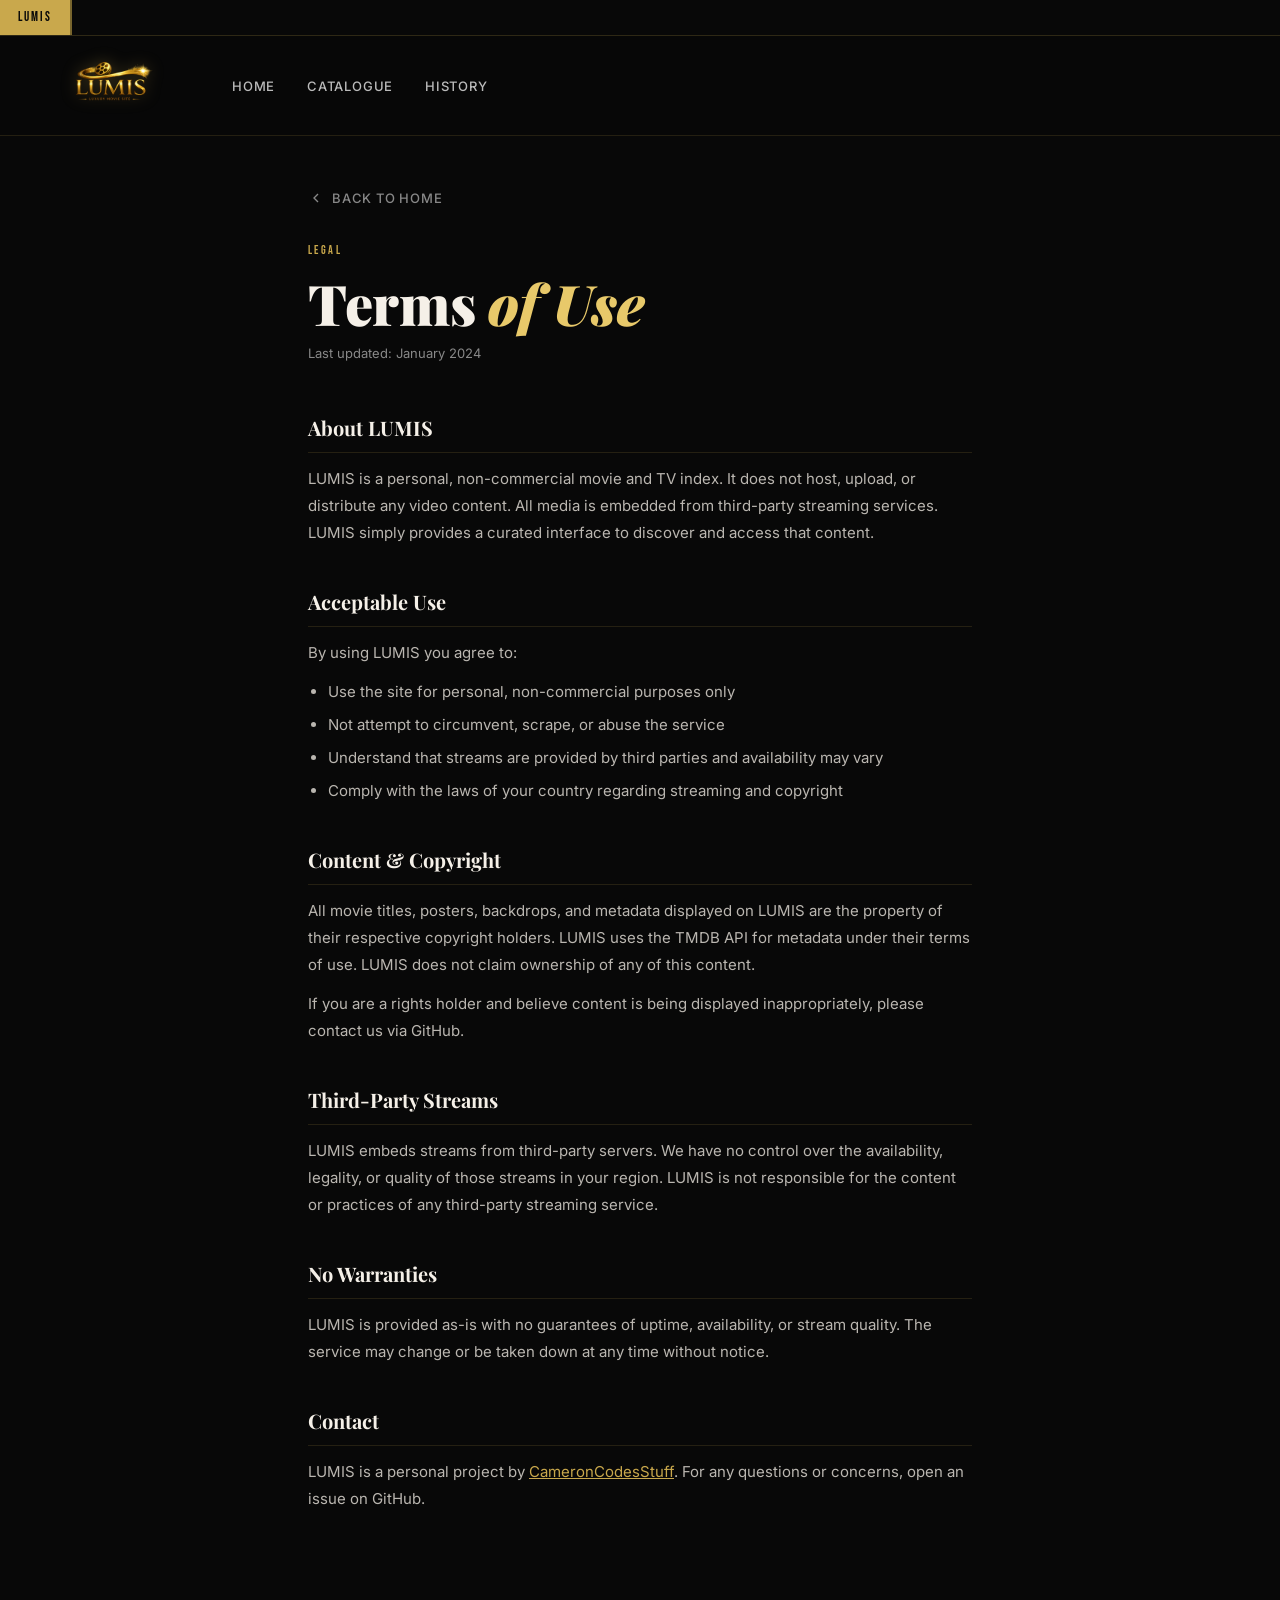
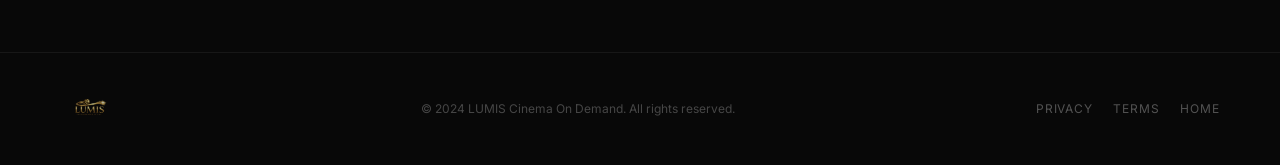
<file: terms.html>
<!DOCTYPE html>
<html lang="en">
<head>
  <meta charset="UTF-8" />
  <meta name="viewport" content="width=device-width, initial-scale=1.0" />
  <meta name="view-transition" content="same-origin" />
  <title>Terms of Use — LUMIS</title>
  <link rel="manifest" href="manifest.json" />
  <meta name="theme-color" content="#080808" />
  <link rel="icon" type="image/png" href="images/logo.png" />
  <link rel="stylesheet" href="style.css" />
  <link rel="preconnect" href="https://fonts.googleapis.com" />
  <link rel="preconnect" href="https://fonts.gstatic.com" crossorigin />
  <link href="https://fonts.googleapis.com/css2?family=Playfair+Display:ital,wght@0,400;0,700;0,900;1,400;1,700&family=Inter:wght@300;400;500;600&family=Bebas+Neue&display=swap" rel="stylesheet" />
  <style>
    .policy-page { padding-top: calc(var(--ticker-h) + var(--nav-h)); min-height: 100vh; }
    .policy-content { max-width: 720px; margin: 0 auto; padding: 52px 28px 100px; }
    .policy-eyebrow { font-family: var(--font-caps); font-size: 12px; letter-spacing: 0.2em; color: var(--gold); margin-bottom: 14px; }
    .policy-title { font-family: var(--font-display); font-size: clamp(36px, 5vw, 56px); font-weight: 900; color: var(--white); line-height: 1.05; margin-bottom: 10px; }
    .policy-title em { font-style: italic; color: var(--gold-light); }
    .policy-date { font-size: 13px; color: var(--grey); margin-bottom: 48px; }
    .policy-section { margin-bottom: 40px; }
    .policy-section h2 { font-family: var(--font-display); font-size: 20px; font-weight: 700; color: var(--white); margin-bottom: 12px; padding-bottom: 8px; border-bottom: 1px solid rgba(201,168,76,0.15); }
    .policy-section p { font-size: 15px; color: rgba(245,240,232,0.75); line-height: 1.8; margin-bottom: 12px; }
    .policy-section ul { padding-left: 20px; margin-bottom: 12px; }
    .policy-section ul li { font-size: 15px; color: rgba(245,240,232,0.75); line-height: 1.8; margin-bottom: 6px; }
    .policy-back { display: inline-flex; align-items: center; gap: 8px; color: var(--grey); font-size: 13px; font-weight: 500; letter-spacing: 0.06em; text-transform: uppercase; text-decoration: none; margin-bottom: 32px; transition: color 0.2s; }
    .policy-back:hover { color: var(--gold); }
  </style>
</head>
<body>

  <div class="ticker-bar">
    <div class="ticker-inner">
      <span class="ticker-label">LUMIS</span>
      <div class="ticker-track"><span>★ TERMS OF USE &nbsp;·&nbsp; LUMIS &nbsp;·&nbsp; ★ TERMS OF USE &nbsp;·&nbsp; LUMIS &nbsp;·&nbsp; ★ TERMS OF USE &nbsp;·&nbsp; LUMIS &nbsp;·&nbsp;</span></div>
    </div>
  </div>

  <nav class="nav scrolled">
    <div class="nav-logo" onclick="window.location='index.html'">
      <img src="images/logo.png" alt="LUMIS" class="nav-logo-img" />
    </div>
    <ul class="nav-links">
      <li><a href="index.html">Home</a></li>
      <li><a href="catalogue.html">Catalogue</a></li>
      <li><a href="history.html">History</a></li>
    </ul>
    <div class="nav-right">
      <button class="hamburger" id="hamburger" aria-label="Menu" onclick="toggleMobileMenu()">
        <span></span><span></span><span></span>
      </button>
    </div>
  </nav>
  <div class="mobile-menu" id="mobile-menu">
    <a href="index.html">Home</a>
    <a href="catalogue.html">Catalogue</a>
    <a href="history.html">History</a>
  </div>
  <div class="mobile-menu-overlay" id="mobile-menu-overlay" onclick="closeMobileMenu()"></div>

  <div class="policy-page">
    <div class="policy-content">
      <a class="policy-back" href="index.html">
        <svg width="16" height="16" viewBox="0 0 24 24" fill="none" stroke="currentColor" stroke-width="2"><polyline points="15,18 9,12 15,6"/></svg>
        Back to Home
      </a>
      <div class="policy-eyebrow">Legal</div>
      <h1 class="policy-title">Terms <em>of Use</em></h1>
      <p class="policy-date">Last updated: January 2024</p>

      <div class="policy-section">
        <h2>About LUMIS</h2>
        <p>LUMIS is a personal, non-commercial movie and TV index. It does not host, upload, or distribute any video content. All media is embedded from third-party streaming services. LUMIS simply provides a curated interface to discover and access that content.</p>
      </div>

      <div class="policy-section">
        <h2>Acceptable Use</h2>
        <p>By using LUMIS you agree to:</p>
        <ul>
          <li>Use the site for personal, non-commercial purposes only</li>
          <li>Not attempt to circumvent, scrape, or abuse the service</li>
          <li>Understand that streams are provided by third parties and availability may vary</li>
          <li>Comply with the laws of your country regarding streaming and copyright</li>
        </ul>
      </div>

      <div class="policy-section">
        <h2>Content & Copyright</h2>
        <p>All movie titles, posters, backdrops, and metadata displayed on LUMIS are the property of their respective copyright holders. LUMIS uses the TMDB API for metadata under their terms of use. LUMIS does not claim ownership of any of this content.</p>
        <p>If you are a rights holder and believe content is being displayed inappropriately, please contact us via GitHub.</p>
      </div>

      <div class="policy-section">
        <h2>Third-Party Streams</h2>
        <p>LUMIS embeds streams from third-party servers. We have no control over the availability, legality, or quality of those streams in your region. LUMIS is not responsible for the content or practices of any third-party streaming service.</p>
      </div>

      <div class="policy-section">
        <h2>No Warranties</h2>
        <p>LUMIS is provided as-is with no guarantees of uptime, availability, or stream quality. The service may change or be taken down at any time without notice.</p>
      </div>

      <div class="policy-section">
        <h2>Contact</h2>
        <p>LUMIS is a personal project by <a href="https://github.com/CameronCodesStuff" target="_blank" style="color:var(--gold)">CameronCodesStuff</a>. For any questions or concerns, open an issue on GitHub.</p>
      </div>
    </div>
  </div>

  <footer class="footer">
    <div class="footer-logo-wrap"><img src="images/logo.png" alt="LUMIS" class="footer-logo-img" /></div>
    <p class="footer-copy">© 2024 LUMIS Cinema On Demand. All rights reserved.</p>
    <div class="footer-links">
      <a href="privacy.html">Privacy</a>
      <a href="terms.html">Terms</a>
      <a href="index.html">Home</a>
    </div>
  </footer>

  <script>
    function toggleMobileMenu() {
      document.getElementById('mobile-menu').classList.toggle('open');
      document.getElementById('mobile-menu-overlay').classList.toggle('open');
      document.getElementById('hamburger').classList.toggle('open');
    }
    function closeMobileMenu() {
      document.getElementById('mobile-menu').classList.remove('open');
      document.getElementById('mobile-menu-overlay').classList.remove('open');
      document.getElementById('hamburger').classList.remove('open');
    }
    if ('serviceWorker' in navigator) navigator.serviceWorker.register('sw.js');
  </script>
</body>
</html>
</file>
<file: style.css>
*, *::before, *::after {
  box-sizing: border-box;
  margin: 0;
  padding: 0;
}

:root {
  --gold:        #C9A84C;
  --gold-light:  #E8C96A;
  --gold-dim:    #7A621C;
  --crimson-hot: #C0392B;
  --black:       #080808;
  --black-2:     #111111;
  --black-3:     #1A1A1A;
  --black-4:     #242424;
  --grey:        #888;
  --grey-light:  #BBB;
  --white:       #F5F0E8;

  --font-display: 'Playfair Display', Georgia, serif;
  --font-body:    'Inter', system-ui, sans-serif;
  --font-caps:    'Bebas Neue', 'Arial Narrow', sans-serif;

  --ticker-h: 36px;
  --nav-h:    100px;
  --radius:   6px;
  --radius-lg:12px;
  --transition:0.25s cubic-bezier(0.4, 0, 0.2, 1);
}

html { scroll-behavior: smooth; }

body {
  background: var(--black);
  color: var(--white);
  font-family: var(--font-body);
  font-size: 15px;
  line-height: 1.6;
  overflow-x: hidden;
}

::-webkit-scrollbar { width: 6px; }
::-webkit-scrollbar-track { background: var(--black-2); }
::-webkit-scrollbar-thumb { background: var(--gold-dim); border-radius: 3px; }

.ticker-bar {
  position: fixed;
  top: 0; left: 0; right: 0;
  height: var(--ticker-h);
  background: var(--black);
  border-bottom: 1px solid rgba(201,168,76,0.2);
  z-index: 1000;
  display: flex;
  align-items: center;
  overflow: hidden;
}

.ticker-inner {
  display: flex;
  align-items: center;
  width: 100%;
  height: 100%;
}

.ticker-label {
  flex-shrink: 0;
  font-family: var(--font-caps);
  font-size: 13px;
  letter-spacing: 0.15em;
  background: var(--gold);
  color: var(--black);
  padding: 0 18px;
  height: 100%;
  display: flex;
  align-items: center;
  border-right: 2px solid rgba(0,0,0,0.4);
}

.ticker-track {
  overflow: hidden;
  flex: 1;
  height: 100%;
  display: flex;
  align-items: center;
}

.ticker-track span {
  display: inline-block;
  white-space: nowrap;
  font-family: var(--font-caps);
  font-size: 13px;
  letter-spacing: 0.12em;
  color: var(--gold);
  animation: ticker 22s linear infinite;
  padding-left: 100%;
}

@keyframes ticker {
  0%   { transform: translateX(0); }
  100% { transform: translateX(-50%); }
}

.nav {
  position: fixed;
  top: var(--ticker-h);
  left: 0; right: 0;
  height: var(--nav-h);
  display: flex;
  align-items: center;
  padding: 0 40px;
  z-index: 900;
  transition: background var(--transition), backdrop-filter var(--transition);
}

.nav.scrolled {
  background: rgba(8,8,8,0.96);
  backdrop-filter: blur(12px);
  border-bottom: 1px solid rgba(201,168,76,0.15);
}

.nav-logo {
  display: flex;
  align-items: center;
  gap: 4px;
  margin-right: 48px;
  cursor: pointer;
}

.logo-reel {
  font-family: var(--font-caps);
  font-size: 28px;
  letter-spacing: 0.08em;
  color: var(--white);
}

.logo-dot {
  font-size: 10px;
  color: var(--gold);
  margin-top: -4px;
}

.nav-links {
  display: flex;
  list-style: none;
  gap: 32px;
  flex: 1;
}

.nav-links a {
  font-size: 13px;
  font-weight: 500;
  letter-spacing: 0.06em;
  color: var(--grey-light);
  text-decoration: none;
  text-transform: uppercase;
  transition: color var(--transition);
}

.nav-links a:hover,
.nav-links a.active { color: var(--gold); }

.nav-right {
  display: flex;
  align-items: center;
  gap: 20px;
}

.btn-search {
  background: none;
  border: none;
  color: var(--grey-light);
  cursor: pointer;
  padding: 6px;
  display: flex;
  transition: color var(--transition);
}

.btn-search:hover { color: var(--gold); }

.avatar {
  width: 34px;
  height: 34px;
  border-radius: 50%;
  background: var(--gold);
  color: var(--black);
  font-weight: 700;
  font-size: 14px;
  display: flex;
  align-items: center;
  justify-content: center;
  cursor: pointer;
  font-family: var(--font-caps);
  letter-spacing: 0.05em;
  transition: background var(--transition);
}

.avatar:hover { background: var(--gold-light); }

.search-bar-wrap {
  position: fixed;
  top: calc(var(--ticker-h) + var(--nav-h));
  left: 0; right: 0;
  background: rgba(10,10,10,0.97);
  backdrop-filter: blur(14px);
  border-bottom: 1px solid rgba(201,168,76,0.18);
  padding: 16px 40px;
  z-index: 890;
  display: flex;
  align-items: center;
  gap: 12px;
  transform: translateY(-120%);
  opacity: 0;
  transition: transform 0.3s ease, opacity 0.3s ease;
}

.search-bar-wrap.open {
  transform: translateY(0);
  opacity: 1;
}

.search-input {
  flex: 1;
  background: var(--black-3);
  border: 1px solid rgba(201,168,76,0.25);
  border-radius: var(--radius);
  color: var(--white);
  font-family: var(--font-body);
  font-size: 15px;
  padding: 10px 16px;
  outline: none;
  transition: border-color var(--transition);
}

.search-input:focus { border-color: var(--gold); }
.search-input::placeholder { color: var(--grey); }

.search-close {
  background: none;
  border: none;
  color: var(--grey);
  font-size: 18px;
  cursor: pointer;
  width: 32px;
  height: 32px;
  display: flex;
  align-items: center;
  justify-content: center;
  border-radius: 50%;
  transition: all var(--transition);
}

.search-close:hover {
  background: rgba(255,255,255,0.08);
  color: var(--white);
}

.hero {
  position: relative;
  height: 100vh;
  min-height: 600px;
  display: flex;
  align-items: flex-end;
  padding-bottom: 80px;
  padding-left: 60px;
  margin-top: calc(var(--ticker-h) + var(--nav-h));
  overflow: hidden;
}

.hero-slides {
  position: absolute;
  inset: 0;
  z-index: 0;
}

.hero-slide {
  position: absolute;
  inset: 0;
  background-size: cover;
  background-position: center top;
  opacity: 0;
  filter: saturate(0.65);
  transition: opacity 1.2s cubic-bezier(0.4, 0, 0.2, 1);
}

.hero-slide.active {
  opacity: 0.55;
}

/* Dot indicators */
.hero-dots {
  position: absolute;
  bottom: 36px;
  left: 50%;
  transform: translateX(-50%);
  display: flex;
  gap: 10px;
  z-index: 10;
}

.hero-dot {
  width: 8px;
  height: 8px;
  border-radius: 50%;
  background: rgba(255,255,255,0.3);
  border: none;
  cursor: pointer;
  transition: all 0.3s ease;
  padding: 0;
}

.hero-dot.active {
  background: var(--gold);
  width: 24px;
  border-radius: 4px;
  box-shadow: 0 0 8px rgba(201,168,76,0.6);
}

.hero-dot:hover:not(.active) {
  background: rgba(255,255,255,0.6);
}

/* Content transition animations */
.hero-content-exit {
  opacity: 0 !important;
  transform: translateY(6px) !important;
  transition: opacity 0.2s ease, transform 0.2s ease !important;
}

.hero-content-enter {
  animation: hero-enter 0.4s cubic-bezier(0.16, 1, 0.3, 1) forwards;
}

@keyframes hero-enter {
  from { opacity: 0; transform: translateY(-8px); }
  to   { opacity: 1; transform: translateY(0); }
}

.hero-scanlines {
  position: absolute;
  inset: 0;
  z-index: 1;
  background-image: repeating-linear-gradient(
    0deg,
    rgba(0,0,0,0.18) 0px,
    rgba(0,0,0,0.18) 1px,
    transparent 1px,
    transparent 3px
  );
  pointer-events: none;
  z-index: 1;
}

.hero-gradient {
  position: absolute;
  inset: 0;
  background:
    linear-gradient(to right, rgba(8,8,8,0.92) 35%, rgba(8,8,8,0.1) 70%),
    linear-gradient(to top, rgba(8,8,8,1) 0%, rgba(8,8,8,0.4) 40%, transparent 70%);
  z-index: 2;
}

.hero-content {
  position: relative;
  z-index: 10;
  max-width: 560px;
}

.hero-eyebrow {
  display: flex;
  align-items: center;
  gap: 14px;
  margin-bottom: 20px;
}

.tag-featured {
  font-family: var(--font-caps);
  font-size: 12px;
  letter-spacing: 0.2em;
  color: var(--gold);
  border: 1px solid var(--gold-dim);
  padding: 4px 12px;
  border-radius: 2px;
}

.tag-rating {
  font-size: 13px;
  font-weight: 600;
  color: var(--gold-light);
}

.hero-title {
  font-family: var(--font-display);
  font-size: clamp(56px, 8vw, 96px);
  font-weight: 900;
  line-height: 0.95;
  color: var(--white);
  letter-spacing: -0.02em;
  margin-bottom: 20px;
  text-shadow: 0 4px 40px rgba(0,0,0,0.8);
}

.hero-title em {
  font-style: italic;
  color: var(--gold-light);
}

.hero-meta {
  display: flex;
  align-items: center;
  gap: 10px;
  font-size: 13px;
  color: var(--grey-light);
  margin-bottom: 18px;
}

.hero-meta .dot { color: var(--gold-dim); }

.age-badge {
  border: 1px solid var(--grey);
  padding: 1px 6px;
  font-size: 11px;
  border-radius: 2px;
}

.hero-synopsis {
  font-size: 15px;
  color: rgba(245,240,232,0.75);
  line-height: 1.7;
  margin-bottom: 32px;
  max-width: 440px;
}

.hero-actions {
  display: flex;
  gap: 14px;
  align-items: center;
}

.btn-primary {
  display: flex;
  align-items: center;
  gap: 10px;
  background: var(--gold);
  color: var(--black);
  border: none;
  padding: 14px 30px;
  font-family: var(--font-body);
  font-size: 14px;
  font-weight: 700;
  letter-spacing: 0.04em;
  text-transform: uppercase;
  cursor: pointer;
  border-radius: var(--radius);
  transition: background var(--transition), transform var(--transition), box-shadow var(--transition);
}

.btn-primary:hover {
  background: var(--gold-light);
  transform: translateY(-2px);
  box-shadow: 0 8px 30px rgba(201,168,76,0.35);
}

.btn-primary:active { transform: translateY(0); }

.btn-secondary {
  display: flex;
  align-items: center;
  gap: 8px;
  background: rgba(255,255,255,0.08);
  color: var(--white);
  border: 1px solid rgba(255,255,255,0.2);
  padding: 13px 24px;
  font-family: var(--font-body);
  font-size: 14px;
  font-weight: 500;
  cursor: pointer;
  border-radius: var(--radius);
  backdrop-filter: blur(6px);
  transition: all var(--transition);
}

.btn-secondary:hover {
  background: rgba(255,255,255,0.14);
  border-color: var(--gold-dim);
  color: var(--gold-light);
}

.btn-secondary.added {
  background: rgba(201,168,76,0.12);
  border-color: var(--gold);
  color: var(--gold);
}

.hero-scroll-hint {
  position: absolute;
  bottom: 32px;
  right: 48px;
  display: flex;
  flex-direction: column;
  align-items: center;
  gap: 8px;
  z-index: 10;
  color: rgba(255,255,255,0.35);
  font-size: 10px;
  letter-spacing: 0.15em;
  text-transform: uppercase;
}

.scroll-dot { animation: scroll-bounce 1.8s ease-in-out infinite; }

@keyframes scroll-bounce {
  0%, 100% { transform: translateY(0); }
  50%       { transform: translateY(6px); }
}

.main { padding: 60px 60px 80px; }

.section { margin-bottom: 60px; }

.section-header {
  display: flex;
  align-items: center;
  gap: 20px;
  margin-bottom: 32px;
}

.section-title {
  font-family: var(--font-display);
  font-size: 22px;
  font-weight: 700;
  color: var(--white);
  white-space: nowrap;
}

.section-line {
  flex: 1;
  height: 1px;
  background: linear-gradient(to right, var(--gold-dim), transparent);
}

.movies-grid {
  display: grid;
  grid-template-columns: repeat(auto-fill, minmax(240px, 1fr));
  gap: 24px;
}

.movie-card {
  cursor: pointer;
  border-radius: var(--radius-lg);
  overflow: hidden;
  background: var(--black-3);
  transition: transform var(--transition), box-shadow var(--transition);
  position: relative;
}

.movie-card:hover {
  transform: translateY(-6px) scale(1.02);
  box-shadow: 0 20px 60px rgba(0,0,0,0.6), 0 0 0 1px rgba(201,168,76,0.2);
}

.card-poster {
  position: relative;
  aspect-ratio: 2/3;
  overflow: hidden;
  background: var(--black-4);
}

.card-poster img {
  width: 100%;
  height: 100%;
  object-fit: cover;
  transition: transform 0.4s ease;
  position: relative;
  z-index: 1;
}

.movie-card:hover .card-poster img { transform: scale(1.05); }

.card-poster-fallback {
  position: absolute;
  inset: 0;
  display: flex;
  flex-direction: column;
  align-items: center;
  justify-content: center;
  gap: 16px;
  background: linear-gradient(135deg, #1a0808 0%, #0d0d1a 100%);
  z-index: 0;
}

.card-poster img[src] + .card-poster-fallback { display: none; }
.card-poster.no-image img { display: none; }
.card-poster.no-image .card-poster-fallback { z-index: 1; }

.fallback-icon { font-size: 48px; }

.fallback-title {
  font-family: var(--font-caps);
  font-size: 18px;
  letter-spacing: 0.15em;
  color: var(--gold);
  text-align: center;
  padding: 0 16px;
}

.card-overlay {
  position: absolute;
  inset: 0;
  background: linear-gradient(to bottom, transparent 30%, rgba(8,8,8,0.95) 100%);
  display: flex;
  flex-direction: column;
  align-items: center;
  justify-content: center;
  opacity: 0;
  transition: opacity var(--transition);
  z-index: 2;
}

.movie-card:hover .card-overlay { opacity: 1; }

.card-play {
  width: 60px;
  height: 60px;
  border-radius: 50%;
  background: var(--gold);
  border: none;
  color: var(--black);
  display: flex;
  align-items: center;
  justify-content: center;
  cursor: pointer;
  box-shadow: 0 0 30px rgba(201,168,76,0.5);
  padding-left: 4px;
  position: absolute;
  top: 50%;
  left: 50%;
  transform: translate(-50%, -50%);
  transition: transform 0.2s ease, box-shadow 0.2s ease;
}

.movie-card:hover .card-play {
  transform: translate(-50%, -50%) scale(1.1);
  box-shadow: 0 0 50px rgba(201,168,76,0.7);
}

.card-overlay-meta {
  position: absolute;
  bottom: 12px;
  left: 12px;
  right: 12px;
  display: flex;
  justify-content: space-between;
  font-size: 12px;
}

.card-genre { color: var(--gold); font-weight: 500; letter-spacing: 0.05em; }
.card-year  { color: var(--grey-light); }

.card-badge {
  position: absolute;
  top: 12px;
  left: 12px;
  background: var(--crimson-hot);
  color: #fff;
  font-family: var(--font-caps);
  font-size: 11px;
  letter-spacing: 0.1em;
  padding: 3px 9px;
  border-radius: 2px;
  z-index: 3;
}

.card-info { padding: 16px; }

.card-title {
  font-family: var(--font-display);
  font-size: 16px;
  font-weight: 700;
  color: var(--white);
  margin-bottom: 6px;
}

.card-details {
  display: flex;
  gap: 12px;
  align-items: center;
  margin-bottom: 8px;
}

.card-rating  { font-size: 12px; font-weight: 600; color: var(--gold); }
.card-runtime { font-size: 12px; color: var(--grey); }

.card-desc {
  font-size: 12px;
  color: var(--grey);
  font-style: italic;
  line-height: 1.5;
}

.no-results {
  padding: 40px;
  text-align: center;
  color: var(--grey);
  font-size: 14px;
  font-style: italic;
}

.coming-soon-hint {
  display: flex;
  align-items: center;
  gap: 20px;
  margin-top: 40px;
  color: rgba(255,255,255,0.2);
  font-size: 12px;
  letter-spacing: 0.12em;
  text-transform: uppercase;
  font-family: var(--font-caps);
}

.coming-soon-line {
  flex: 1;
  height: 1px;
  background: rgba(255,255,255,0.08);
}

.footer {
  border-top: 1px solid rgba(255,255,255,0.06);
  padding: 36px 60px;
  display: flex;
  align-items: center;
  justify-content: space-between;
  gap: 20px;
  flex-wrap: wrap;
}

.footer-logo {
  font-family: var(--font-caps);
  font-size: 22px;
  color: var(--grey);
  letter-spacing: 0.08em;
}

.footer-logo span { color: var(--gold); font-size: 10px; margin-left: 2px; }

.footer-copy  { font-size: 12px; color: rgba(255,255,255,0.25); }

.footer-links { display: flex; gap: 20px; }

.footer-links a {
  font-size: 12px;
  color: rgba(255,255,255,0.3);
  text-decoration: none;
  text-transform: uppercase;
  letter-spacing: 0.08em;
  transition: color var(--transition);
}

.footer-links a:hover { color: var(--gold); }

.modal {
  position: fixed;
  inset: 0;
  z-index: 9999;
  display: flex;
  align-items: center;
  justify-content: center;
  opacity: 0;
  pointer-events: none;
  transition: opacity 0.3s ease;
}

.modal.open { opacity: 1; pointer-events: all; }

.modal-backdrop {
  position: absolute;
  inset: 0;
  background: rgba(0,0,0,0.88);
  backdrop-filter: blur(6px);
}

.modal-container {
  position: relative;
  z-index: 1;
  width: 90vw;
  max-width: 1000px;
  background: var(--black-2);
  border-radius: var(--radius-lg);
  overflow: hidden;
  border: 1px solid rgba(201,168,76,0.2);
  box-shadow: 0 40px 120px rgba(0,0,0,0.8);
  transform: scale(0.95);
  transition: transform 0.3s ease;
}

.modal.open .modal-container { transform: scale(1); }

.modal-header {
  display: flex;
  align-items: center;
  justify-content: space-between;
  flex-wrap: wrap;
  gap: 10px;
  padding: 14px 20px;
  background: var(--black-3);
  border-bottom: 1px solid rgba(201,168,76,0.12);
}

.modal-title {
  font-family: var(--font-display);
  font-size: 16px;
  font-weight: 700;
  color: var(--white);
}

.modal-close {
  background: none;
  border: none;
  color: var(--grey);
  font-size: 18px;
  cursor: pointer;
  width: 32px;
  height: 32px;
  display: flex;
  align-items: center;
  justify-content: center;
  border-radius: 50%;
  transition: all var(--transition);
}

.modal-close:hover { background: rgba(255,255,255,0.08); color: var(--white); }

.modal-player { aspect-ratio: 16/9; background: #000; }
.modal-player iframe { width: 100%; height: 100%; border: none; }

.mylist-panel {
  position: fixed;
  top: 0; right: 0; bottom: 0;
  width: 320px;
  background: var(--black-2);
  border-left: 1px solid rgba(201,168,76,0.15);
  z-index: 8000;
  transform: translateX(100%);
  transition: transform 0.3s ease;
  display: flex;
  flex-direction: column;
}

.mylist-panel.open { transform: translateX(0); }

.mylist-header {
  display: flex;
  align-items: center;
  justify-content: space-between;
  padding: 20px 24px;
  border-bottom: 1px solid rgba(201,168,76,0.12);
  font-family: var(--font-display);
  font-size: 18px;
  font-weight: 700;
  color: var(--white);
}

.mylist-header button {
  background: none;
  border: none;
  color: var(--grey);
  font-size: 18px;
  cursor: pointer;
  width: 32px;
  height: 32px;
  display: flex;
  align-items: center;
  justify-content: center;
  border-radius: 50%;
  transition: all var(--transition);
}

.mylist-header button:hover { background: rgba(255,255,255,0.08); color: var(--white); }

.mylist-items {
  list-style: none;
  padding: 16px;
  flex: 1;
  overflow-y: auto;
  display: flex;
  flex-direction: column;
  gap: 8px;
}

.mylist-item {
  display: flex;
  align-items: center;
  justify-content: space-between;
  padding: 12px 14px;
  background: var(--black-3);
  border-radius: var(--radius);
  font-size: 14px;
  color: var(--white);
  border: 1px solid rgba(255,255,255,0.05);
}

.mylist-item button {
  background: none;
  border: none;
  color: var(--grey);
  cursor: pointer;
  font-size: 14px;
  padding: 2px 6px;
  border-radius: 4px;
  transition: all var(--transition);
}

.mylist-item button:hover { color: var(--crimson-hot); background: rgba(192,57,43,0.1); }

.mylist-empty {
  padding: 24px;
  text-align: center;
  color: var(--grey);
  font-size: 13px;
  font-style: italic;
}

.mylist-overlay {
  position: fixed;
  inset: 0;
  background: rgba(0,0,0,0.5);
  z-index: 7999;
  opacity: 0;
  pointer-events: none;
  transition: opacity 0.3s ease;
}

.mylist-overlay.open { opacity: 1; pointer-events: all; }

@media (max-width: 768px) {
  :root { --nav-h: 68px; --ticker-h: 30px; }
  .nav { padding: 0 16px; }
  .nav-links { display: none; }
  .nav-logo-img { height: 52px; }
  .avatar { width: 30px; height: 30px; font-size: 12px; }
  .hero { padding-left: 20px; padding-right: 20px; padding-bottom: 48px; min-height: 85vh; }
  .hero-title { font-size: clamp(36px, 10vw, 52px); }
  .hero-synopsis { font-size: 14px; max-width: 100%; }
  .hero-actions { flex-direction: column; align-items: flex-start; gap: 10px; }
  .btn-primary { width: 100%; justify-content: center; padding: 13px 20px; }
  .btn-secondary { width: 100%; justify-content: center; padding: 12px 20px; }
  .hero-scroll-hint { display: none; }
  .main { padding: 28px 16px 60px; }
  .section-title { font-size: 18px; }
  .genre-pills { gap: 8px; }
  .genre-pill { padding: 5px 14px; font-size: 12px; }
  .movies-grid { grid-template-columns: repeat(auto-fill, minmax(140px, 1fr)); gap: 12px; }
  .card-title { font-size: 13px; }
  .card-info { padding: 10px 12px; }
  .search-bar-wrap { padding: 12px 16px; }
  .footer { padding: 24px 16px; flex-direction: column; align-items: center; text-align: center; gap: 14px; }
  .modal-container { width: 96vw; }
  .modal-header { padding: 10px 14px; flex-wrap: wrap; gap: 8px; }
  .modal-title { font-size: 13px; }
  .modal-controls { flex-wrap: wrap; gap: 6px; }
  .mylist-panel { width: 100%; }
  .load-more-btn { padding: 12px 28px; }
}

@media (max-width: 480px) {
  .movies-grid { grid-template-columns: repeat(2, 1fr); gap: 10px; }
  .hero-title { font-size: clamp(30px, 9vw, 44px); }
  .hero-meta { font-size: 11px; gap: 6px; flex-wrap: wrap; }
  .tag-featured { font-size: 10px; padding: 3px 8px; }
}

@media (prefers-reduced-motion: reduce) {
  .ticker-track span { animation: none; }
  .scroll-dot { animation: none; }
  *, *::before, *::after { transition-duration: 0.01ms !important; }
}

.genre-pills {
  display: flex;
  gap: 10px;
  flex-wrap: wrap;
  margin-bottom: 28px;
}

.genre-pill {
  background: rgba(255,255,255,0.06);
  color: var(--grey-light);
  border: 1px solid rgba(255,255,255,0.1);
  padding: 7px 18px;
  border-radius: 20px;
  font-family: var(--font-body);
  font-size: 13px;
  font-weight: 500;
  cursor: pointer;
  transition: all var(--transition);
}

.genre-pill:hover {
  border-color: var(--gold-dim);
  color: var(--gold-light);
}

.genre-pill.active {
  background: var(--gold);
  color: var(--black);
  border-color: var(--gold);
  font-weight: 700;
}

.grid-loading {
  grid-column: 1 / -1;
  display: flex;
  flex-direction: column;
  align-items: center;
  gap: 16px;
  padding: 60px;
  color: var(--grey);
  font-size: 13px;
  letter-spacing: 0.1em;
  text-transform: uppercase;
}

.loading-spinner {
  width: 36px;
  height: 36px;
  border: 2px solid rgba(201,168,76,0.2);
  border-top-color: var(--gold);
  border-radius: 50%;
  animation: spin 0.8s linear infinite;
}

@keyframes spin {
  to { transform: rotate(360deg); }
}

.load-more-btn {
  display: block;
  margin: 40px auto 0;
  background: none;
  border: 1px solid rgba(201,168,76,0.3);
  color: var(--gold);
  font-family: var(--font-caps);
  font-size: 14px;
  letter-spacing: 0.15em;
  padding: 14px 40px;
  border-radius: var(--radius);
  cursor: pointer;
  transition: all var(--transition);
}

.load-more-btn:hover {
  background: rgba(201,168,76,0.08);
  border-color: var(--gold);
}

.modal-controls {
  display: flex;
  align-items: center;
  gap: 12px;
  flex-wrap: wrap;
}

.proxy-toggle {
  display: flex;
  align-items: center;
  gap: 7px;
  cursor: pointer;
  user-select: none;
  padding: 4px 10px;
  border-radius: 4px;
  border: 1px solid rgba(255,255,255,0.15);
  transition: border-color 0.2s;
}

.proxy-toggle:hover {
  border-color: var(--gold-dim);
}

.proxy-toggle input[type="checkbox"] {
  display: none;
}

.proxy-box {
  width: 15px;
  height: 15px;
  border: 1.5px solid var(--grey);
  border-radius: 3px;
  display: flex;
  align-items: center;
  justify-content: center;
  transition: all 0.2s;
  flex-shrink: 0;
}

.proxy-toggle input:checked ~ .proxy-box {
  background: var(--gold);
  border-color: var(--gold);
}

.proxy-toggle input:checked ~ .proxy-box::after {
  content: '';
  display: block;
  width: 4px;
  height: 7px;
  border: 2px solid var(--black);
  border-top: none;
  border-left: none;
  transform: rotate(45deg) translate(-1px, -1px);
}

.proxy-toggle input:checked ~ .proxy-label {
  color: var(--gold);
}

.proxy-label {
  font-size: 11px;
  color: var(--grey);
  font-weight: 600;
  letter-spacing: 0.08em;
  text-transform: uppercase;
  transition: color 0.2s;
}

.nav-logo-img {
  height: 96px;
  width: auto;
  object-fit: contain;
  cursor: pointer;
  filter: drop-shadow(0 0 8px rgba(201,168,76,0.3));
  transition: filter var(--transition);
}

.nav-logo-img:hover {
  filter: drop-shadow(0 0 14px rgba(201,168,76,0.6));
}

.footer-logo-wrap {
  display: flex;
  align-items: center;
}

.footer-logo-img {
  height: 40px;
  width: auto;
  object-fit: contain;
  opacity: 0.7;
  filter: grayscale(0.3);
}

/* ============================================
   HAMBURGER MENU
   ============================================ */
.hamburger {
  display: none;
  flex-direction: column;
  justify-content: center;
  gap: 5px;
  background: none;
  border: none;
  cursor: pointer;
  padding: 6px;
  width: 36px;
  height: 36px;
}

.hamburger span {
  display: block;
  height: 2px;
  width: 22px;
  background: var(--white);
  border-radius: 2px;
  transition: all 0.3s ease;
  transform-origin: center;
}

.hamburger.open span:nth-child(1) { transform: translateY(7px) rotate(45deg); }
.hamburger.open span:nth-child(2) { opacity: 0; transform: scaleX(0); }
.hamburger.open span:nth-child(3) { transform: translateY(-7px) rotate(-45deg); }

.mobile-menu {
  position: fixed;
  top: calc(var(--ticker-h) + var(--nav-h));
  left: 0;
  right: 0;
  background: rgba(8,8,8,0.98);
  backdrop-filter: blur(24px);
  border-bottom: 1px solid rgba(201,168,76,0.18);
  z-index: 850;
  display: flex;
  flex-direction: column;
  padding: 8px 0 16px;
  transform: translateY(-110%);
  opacity: 0;
  transition: transform 0.3s cubic-bezier(0.4, 0, 0.2, 1), opacity 0.3s ease;
  pointer-events: none;
}

.mobile-menu.open {
  transform: translateY(0);
  opacity: 1;
  pointer-events: all;
}

.mobile-menu a {
  display: flex;
  align-items: center;
  gap: 12px;
  padding: 15px 24px;
  color: var(--white);
  text-decoration: none;
  font-size: 15px;
  font-weight: 500;
  letter-spacing: 0.04em;
  border-bottom: 1px solid rgba(255,255,255,0.05);
  transition: background 0.15s, color 0.15s, padding-left 0.15s;
}

.mobile-menu a::before {
  content: '';
  display: block;
  width: 3px;
  height: 18px;
  background: var(--gold);
  border-radius: 2px;
  opacity: 0;
  transition: opacity 0.15s;
  flex-shrink: 0;
}

.mobile-menu a:last-child { border-bottom: none; }

.mobile-menu a:hover,
.mobile-menu a:active {
  color: var(--gold);
  background: rgba(201,168,76,0.06);
}

.mobile-menu a:hover::before,
.mobile-menu a:active::before {
  opacity: 1;
}

.mobile-menu-overlay {
  position: fixed;
  inset: 0;
  background: rgba(0,0,0,0.6);
  z-index: 849;
  opacity: 0;
  pointer-events: none;
  transition: opacity 0.3s ease;
}
.mobile-menu-overlay.open { opacity: 1; pointer-events: all; }

@media (max-width: 768px) {
  .hamburger { display: flex; }
}

/* ============================================
   VIEW TRANSITIONS — CINEMATIC
   ============================================ */
@view-transition { navigation: auto; }

/* Default cross-fade with scale */
::view-transition-old(root) {
  animation: vt-out 0.38s cubic-bezier(0.4, 0, 0.2, 1) forwards;
}
::view-transition-new(root) {
  animation: vt-in 0.42s cubic-bezier(0.16, 1, 0.3, 1) forwards;
}

@keyframes vt-out {
  0%   { opacity: 1; transform: scale(1) translateY(0); filter: brightness(1); }
  100% { opacity: 0; transform: scale(0.96) translateY(-8px); filter: brightness(0.4); }
}

@keyframes vt-in {
  0%   { opacity: 0; transform: scale(1.04) translateY(12px); filter: brightness(0.3); }
  60%  { opacity: 1; }
  100% { opacity: 1; transform: scale(1) translateY(0); filter: brightness(1); }
}

/* Named transition elements — nav logo gets its own smooth animation */
.nav-logo-img {
  view-transition-name: site-logo;
}

::view-transition-old(site-logo) {
  animation: logo-out 0.35s ease forwards;
}
::view-transition-new(site-logo) {
  animation: logo-in 0.45s cubic-bezier(0.16, 1, 0.3, 1) forwards;
}

@keyframes logo-out {
  from { opacity: 1; transform: scale(1); }
  to   { opacity: 0.4; transform: scale(0.92); }
}

@keyframes logo-in {
  from { opacity: 0.4; transform: scale(0.92); }
  to   { opacity: 1; transform: scale(1); }
}

/* Gold flash overlay on transition */
::view-transition-image-pair(root) {
  isolation: isolate;
}

/* Stagger the ticker bar */
.ticker-bar {
  view-transition-name: ticker;
}

::view-transition-old(ticker) {
  animation: ticker-out 0.3s ease forwards;
}
::view-transition-new(ticker) {
  animation: ticker-in 0.35s ease forwards;
}

@keyframes ticker-out {
  from { opacity: 1; }
  to   { opacity: 0.6; }
}

@keyframes ticker-in {
  from { opacity: 0.6; }
  to   { opacity: 1; }
}

/* Fallback for browsers without View Transitions */
@media (prefers-reduced-motion: reduce) {
  ::view-transition-old(root),
  ::view-transition-new(root),
  ::view-transition-old(site-logo),
  ::view-transition-new(site-logo),
  ::view-transition-old(ticker),
  ::view-transition-new(ticker) {
    animation: none;
  }
}

.next-ep-btn {
  display: inline-flex;
  align-items: center;
  gap: 7px;
  background: var(--gold);
  color: var(--black);
  border: none;
  padding: 6px 16px;
  border-radius: 4px;
  font-family: var(--font-body);
  font-size: 12px;
  font-weight: 700;
  letter-spacing: 0.05em;
  text-transform: uppercase;
  cursor: pointer;
  transition: background var(--transition), transform var(--transition);
}
.next-ep-btn:hover {
  background: var(--gold-light);
  transform: translateY(-1px);
}

.cw-progress-badge {
  position: absolute;
  bottom: 10px;
  left: 10px;
  background: rgba(201,168,76,0.9);
  color: var(--black);
  font-family: var(--font-caps);
  font-size: 11px;
  letter-spacing: 0.08em;
  padding: 3px 8px;
  border-radius: 3px;
  z-index: 3;
  font-weight: 700;
}

.cw-card .card-poster::after {
  content: '';
  position: absolute;
  bottom: 0; left: 0; right: 0;
  height: 3px;
  background: linear-gradient(to right, var(--gold), var(--gold-light));
  z-index: 4;
}

.share-btn {
  display: inline-flex;
  align-items: center;
  gap: 6px;
  background: none;
  border: 1px solid rgba(255,255,255,0.2);
  color: var(--grey-light);
  font-family: var(--font-body);
  font-size: 12px;
  font-weight: 500;
  letter-spacing: 0.04em;
  padding: 5px 12px;
  border-radius: 4px;
  cursor: pointer;
  transition: all var(--transition);
  white-space: nowrap;
}
.share-btn:hover {
  border-color: var(--gold-dim);
  color: var(--gold-light);
}
</file>
